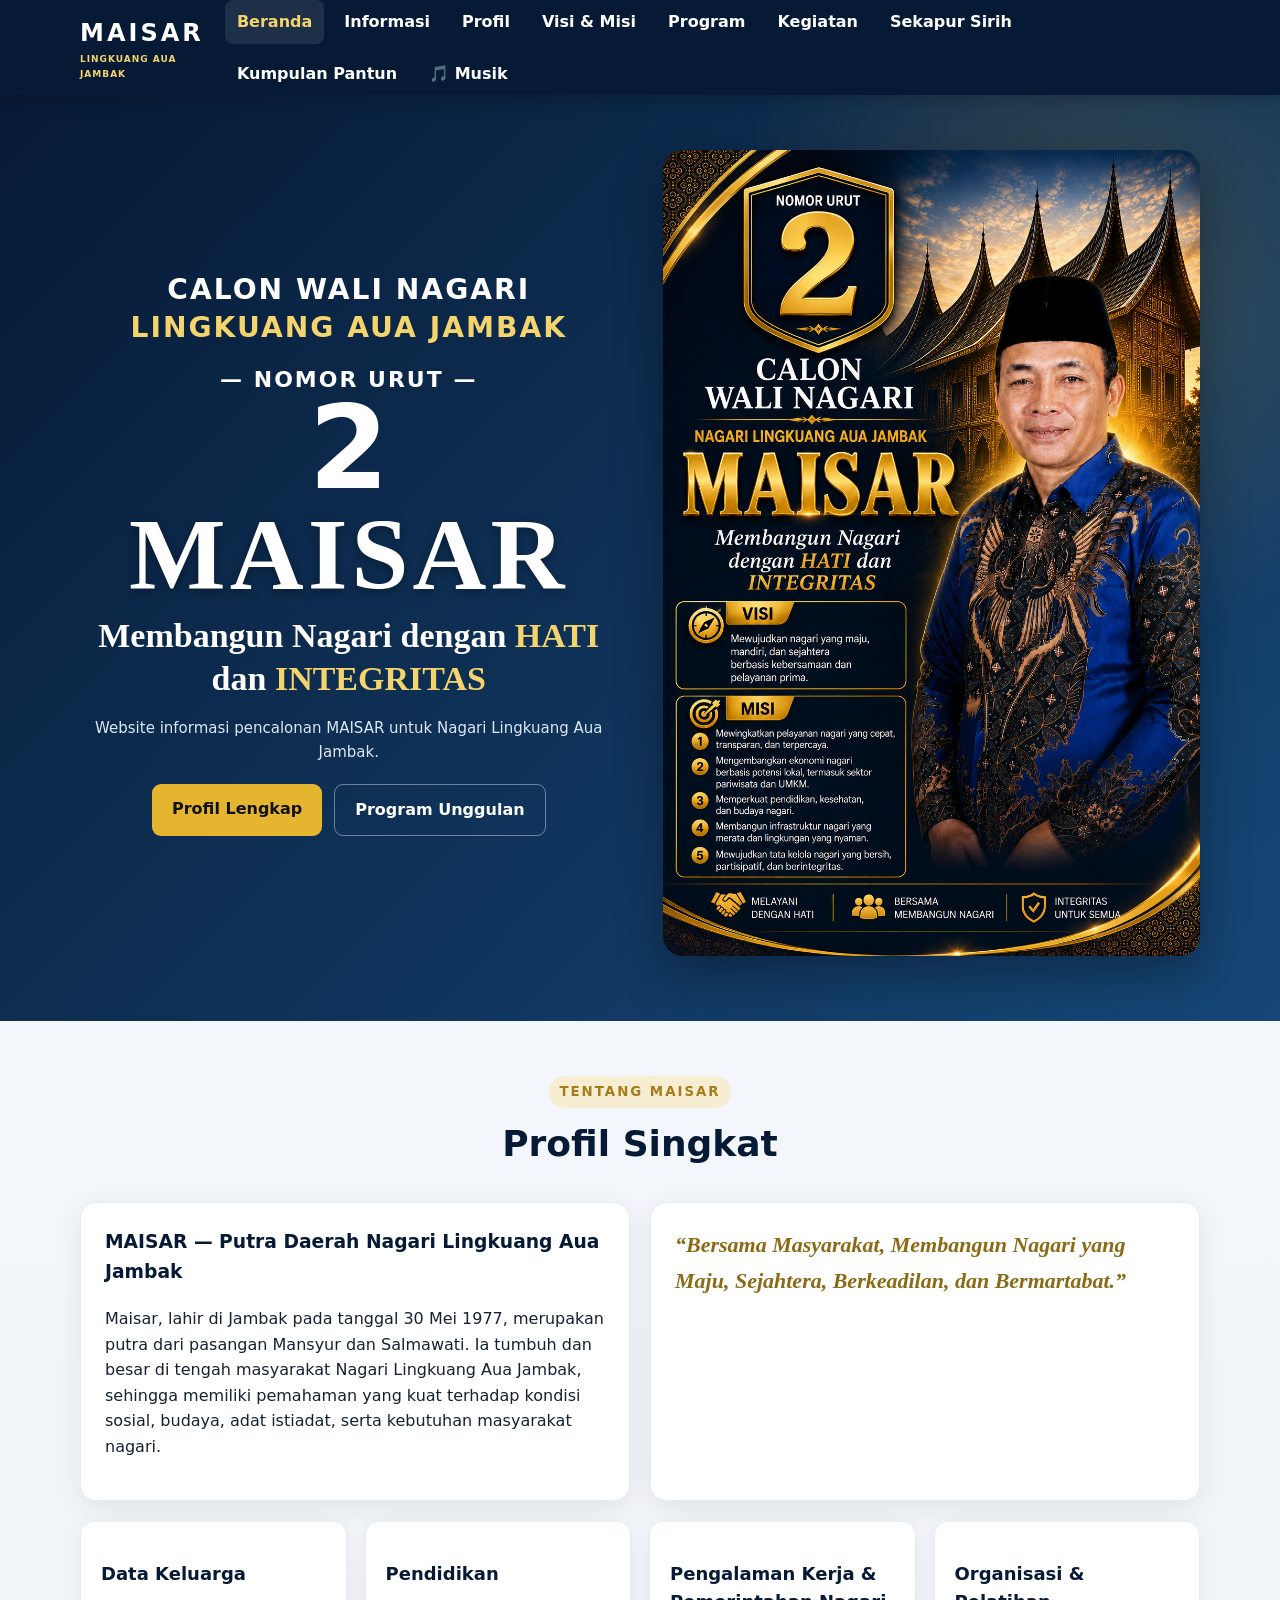
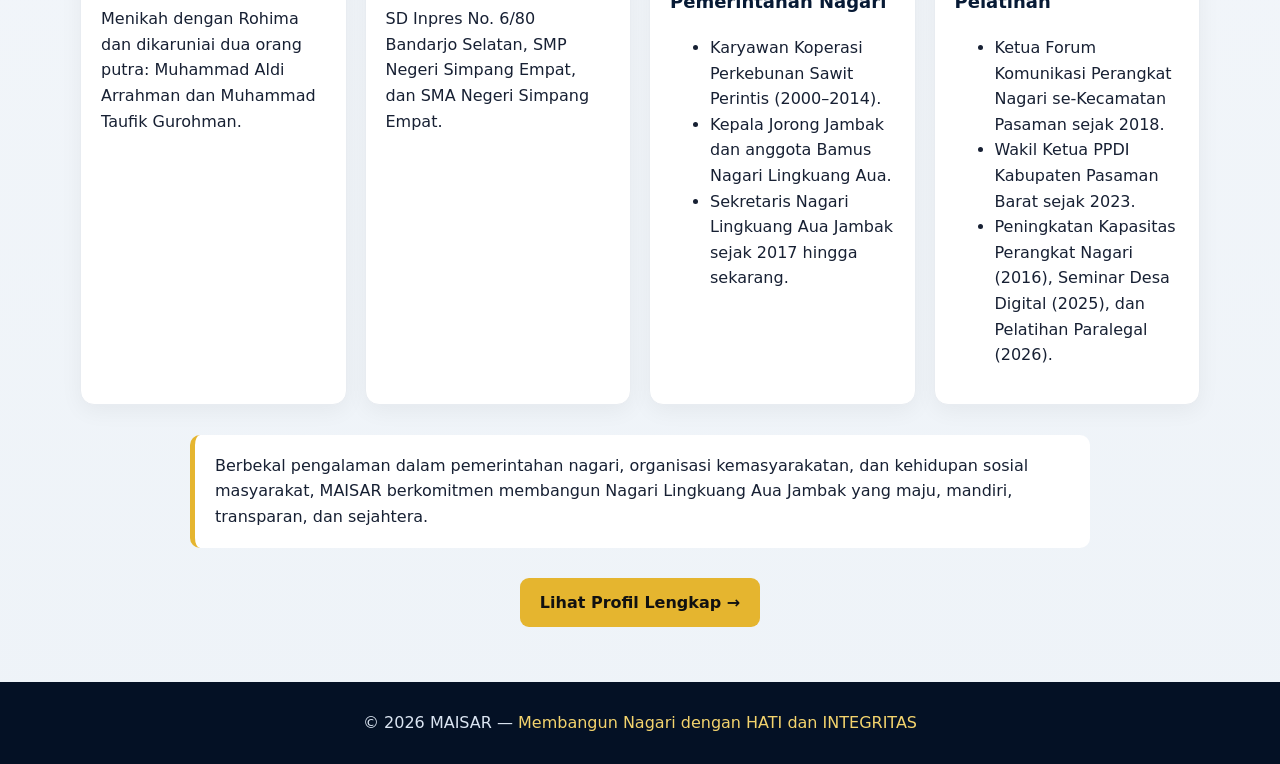
<file: index.html>
<!DOCTYPE html>
<html lang="id">

<head>

<meta charset="UTF-8">
<meta name="viewport" content="width=device-width, initial-scale=1.0">

<title>MAISAR - Calon Wali Nagari Lingkuang Aua Jambak</title>

<style>

:root{
  --navy:#071a35;
  --gold:#e7b52f;
  --soft:#f5f7fa;
  --ink:#172033;
  --muted:#667085;
}

*{
  box-sizing:border-box;
}

html{
  scroll-behavior:smooth;
}

body{
  margin:0;
  font-family:Arial,Helvetica,sans-serif;
  background:linear-gradient(180deg,#f7f9fc,#eef3f8);
  color:var(--ink);
  line-height:1.6;
}

a{
  text-decoration:none;
  color:inherit;
}

.container{
  width:min(1120px,92%);
  margin:auto;
}


/* =================================
   HEADER
   ================================= */

header{
  background:var(--navy);
  color:#fff;
  position:sticky;
  top:0;
  z-index:100;
  box-shadow:0 4px 18px #0003;
}

.nav{
  min-height:70px;
  display:flex;
  align-items:center;
  justify-content:space-between;
  gap:15px;
}

.logo{
  font-size:24px;
  font-weight:900;
  letter-spacing:3px;
}

.logo small{
  display:block;
  font-size:9px;
  color:#f4d46d;
  letter-spacing:1px;
}

.menu{
  display:flex;
  gap:8px;
  flex-wrap:wrap;
}

.menu a{
  padding:9px 12px;
  border-radius:8px;
  font-weight:700;
  transition:.2s;
}

/* BERANDA AKTIF */
.menu a:hover,
.menu a.active{
  background:#ffffff18;
  color:#f4d46d;
}


/* =================================
   HERO
   ================================= */

.hero{
  position:relative;
  overflow:hidden;
  color:#fff;
  padding:55px 0 65px;

  background:
    radial-gradient(
      circle at 85% 20%,
      rgba(229,181,47,.20),
      transparent 28%
    ),
    linear-gradient(135deg,#071a35,#164777);
}

.hero-grid{
  display:grid;
  grid-template-columns:1fr 1fr;
  align-items:center;
  gap:45px;
}

.hero-identity{
  font-size:clamp(18px,2.2vw,30px);
  font-weight:800;
  letter-spacing:2px;
  line-height:1.35;
  text-align:center;
}

.hero-identity b{
  color:#f4d46d;
}


/* =================================
   NOMOR URUT
   ================================= */

.hero-number{
  text-align:center;
  margin:15px 0 5px;
}

.hero-number span{
  display:block;
  font-size:clamp(15px,1.8vw,22px);
  font-weight:800;
  letter-spacing:2px;
  margin-bottom:3px;
}

.hero-number strong{
  display:block;
  font-size:clamp(75px,9vw,125px);
  line-height:.85;
  font-weight:900;
  color:#fff;
}


/* =================================
   NAMA MAISAR
   ================================= */

.hero h1{
  font-family:Georgia,'Times New Roman',serif;
  font-size:clamp(62px,8vw,104px);
  line-height:.95;
  margin:8px 0 12px;
  letter-spacing:4px;
  color:#fff;
  text-align:center;
  text-shadow:0 3px 10px #0005;
}

.hero h2{
  font-family:Georgia,'Times New Roman',serif;
  font-size:clamp(22px,2.7vw,34px);
  margin:7px 0 16px;
  line-height:1.25;
  text-align:center;
}

.hero h2 b{
  color:#f4d46d;
}

.hero p{
  max-width:570px;
  margin:0 auto;
  font-size:15px;
  text-align:center;
  color:#dce7f5;
}


/* =================================
   FOTO HERO
   ================================= */

.hero-photo{
  max-width:610px;
  width:100%;
  justify-self:end;
}

.hero-photo img{
  width:100%;
  display:block;
  border-radius:20px;
  box-shadow:0 18px 50px #0005;
}


/* =================================
   BUTTON
   ================================= */

.actions{
  display:flex;
  justify-content:center;
  gap:12px;
  flex-wrap:wrap;
  margin-top:20px;
}

.btn{
  display:inline-block;
  padding:12px 20px;
  border-radius:9px;
  font-weight:900;
  transition:.2s;
}

.btn:hover{
  transform:translateY(-2px);
}

.btn.gold{
  background:var(--gold);
  color:#111;
}

.btn.outline{
  border:1px solid #ffffff66;
  color:#fff;
}

.btn.outline:hover{
  background:#ffffff15;
}


/* =================================
   SECTION
   ================================= */

section:not(.hero){
  padding:55px 0;
}

.title{
  text-align:center;
  margin:0 0 30px;
}

.title small{
  display:inline-block;
  padding:5px 10px;
  border-radius:99px;
  background:#f6edd2;
  color:#a77b16;
  font-weight:900;
  letter-spacing:2px;
}

.title h2{
  font-size:36px;
  color:var(--navy);
  margin:7px 0;
}


/* =================================
   CARD
   ================================= */

.grid2{
  display:grid;
  grid-template-columns:repeat(2,1fr);
  gap:20px;
}

.card{
  background:#fff;
  border:1px solid #e8ecf1;
  border-radius:16px;
  padding:24px;
  box-shadow:0 8px 28px #00000012;
}

.card h3{
  color:var(--navy);
  margin-top:0;
}

.quote{
  font-family:Georgia,'Times New Roman',serif;
  font-size:22px;
  font-style:italic;
  font-weight:700;
  color:#8b6915;
}


/* =================================
   PROFIL
   ================================= */

.profile-grid{
  display:grid;
  grid-template-columns:repeat(4,1fr);
  gap:18px;
  margin-top:20px;
}

.profile-card{
  background:#fff;
  border:1px solid #e8ecf1;
  border-radius:14px;
  padding:20px;
  box-shadow:0 6px 22px #0000000d;
}

.profile-card h3{
  color:var(--navy);
  font-size:18px;
}


/* =================================
   NOTE
   ================================= */

.note{
  background:#fff;
  border-left:5px solid var(--gold);
  padding:18px 20px;
  border-radius:10px;
  margin:30px auto;
  max-width:900px;
}


/* =================================
   FOOTER
   ================================= */

footer{
  background:#041125;
  color:#dbe5f2;
  text-align:center;
  padding:28px;
}

.gold-text{
  color:#f4d46d;
}


/* =================================
   TABLET
   ================================= */

@media(max-width:900px){

  .hero-grid{
    grid-template-columns:1fr;
  }

  .hero-photo{
    justify-self:center;
    max-width:600px;
  }

  .profile-grid{
    grid-template-columns:1fr 1fr;
  }

}


/* =================================
   HP
   ================================= */

@media(max-width:700px){

  /* MENU HP: tetap terlihat dan bisa digeser ke samping */
  .nav{
    align-items:center;
    gap:8px;
  }

  .menu{
    display:flex;
    flex:1;
    min-width:0;
    gap:4px;
    flex-wrap:nowrap;
    overflow-x:auto;
    overflow-y:hidden;
    white-space:nowrap;
    padding:4px 0;
    scrollbar-width:none;
  }

  .menu::-webkit-scrollbar{
    display:none;
  }

  .menu a{
    flex:0 0 auto;
    padding:7px 9px;
    font-size:12px;
    border-radius:7px;
  }

  .hero{
    padding:42px 0 50px;
  }

  .hero-grid{
    gap:25px;
  }

  .hero-identity{
    font-size:17px;
    letter-spacing:1.6px;
  }

  .hero-number span{
    font-size:15px;
  }

  .hero-number strong{
    font-size:88px;
  }

  .hero h1{
    font-size:64px;
  }

  .hero h2{
    font-size:22px;
  }

  .grid2{
    grid-template-columns:1fr;
  }

  .profile-grid{
    grid-template-columns:1fr;
  }

}


/* =================================
   PERBAIKAN RESPONSIVE HP - V8
   ================================= */
@media (max-width:700px){

  body{
    overflow-x:hidden;
  }

  .container{
    width:92%;
  }

  header{
    position:sticky;
  }

  .nav{
    min-height:62px;
  }

  .logo{
    font-size:21px;
    letter-spacing:2.5px;
  }

  .logo small{
    font-size:8px;
    letter-spacing:.8px;
  }

  /* HERO HP */
  .hero{
    padding:30px 0 34px;
  }

  .hero-grid{
    display:flex;
    flex-direction:column;
    gap:25px;
  }

  .hero-grid > div:first-child{
    width:100%;
  }

  .hero-identity{
    font-size:15px;
    line-height:1.4;
    letter-spacing:1.2px;
  }

  .hero-number{
    margin:12px 0 4px;
  }

  .hero-number span{
    font-size:13px;
    letter-spacing:1.5px;
    margin-bottom:7px;
  }

  .hero-number strong{
    font-size:72px;
    line-height:.82;
  }

  .hero h1{
    font-size:clamp(48px,15vw,62px);
    line-height:.95;
    letter-spacing:3px;
    margin:12px 0 14px;
  }

  .hero h2{
    font-size:19px;
    line-height:1.3;
    margin:0 auto 14px;
    max-width:340px;
  }

  .hero p{
    font-size:14px;
    line-height:1.55;
    padding:0 8px;
    max-width:360px;
  }

  .actions{
    width:100%;
    gap:10px;
    margin-top:18px;
  }

  .btn{
    padding:12px 14px;
    font-size:15px;
    text-align:center;
  }

  .actions .btn{
    flex:1 1 0;
    min-width:0;
  }

  /* FOTO: tampil lebih rapi, tidak terlalu tinggi */
  .hero-photo{
    width:100%;
    max-width:100%;
    justify-self:center;
  }

  .hero-photo img{
    width:100%;
    height:auto;
    aspect-ratio:auto;
    object-fit:contain;
    border-radius:16px;
    box-shadow:0 12px 30px #0005;
  }

  /* SECTION HP */
  section:not(.hero){
    padding:38px 0;
  }

  .title{
    margin-bottom:22px;
  }

  .title h2{
    font-size:28px;
  }

  .title small{
    font-size:11px;
    letter-spacing:1.5px;
  }

  .grid2{
    gap:14px;
  }

  .card,
  .profile-card{
    padding:18px;
    border-radius:14px;
  }

  .card h3,
  .profile-card h3{
    font-size:17px;
    line-height:1.4;
  }

  .card p,
  .profile-card p,
  .profile-card li{
    font-size:14px;
    line-height:1.55;
  }

  .quote{
    font-size:19px;
  }

  .note{
    margin:22px auto;
    padding:15px 16px;
    font-size:14px;
  }

  footer{
    padding:22px 15px;
    font-size:13px;
  }
}

/* HP kecil */
@media (max-width:380px){
  .hero{
    padding-top:26px;
  }

  .hero-identity{
    font-size:14px;
  }

  .hero-number strong{
    font-size:66px;
  }

  .hero h1{
    font-size:46px;
    letter-spacing:2px;
  }

  .hero h2{
    font-size:18px;
  }

  .actions{
    flex-direction:column;
  }

  .actions .btn{
    width:100%;
  }
}


/* NAVIGASI MENU FINAL - semua halaman, termasuk HP */
@media(max-width:720px){
  .menu{
    display:flex !important;
    flex:1 1 auto;
    min-width:0;
    width:100%;
    max-width:100%;
    gap:4px;
    flex-wrap:nowrap !important;
    overflow-x:auto !important;
    overflow-y:hidden;
    white-space:nowrap;
    padding:4px 0;
    scrollbar-width:none;
    -webkit-overflow-scrolling:touch;
  }
  .menu::-webkit-scrollbar{display:none}
  .menu a{
    flex:0 0 auto;
    white-space:nowrap;
    font-size:12px;
    padding:7px 9px;
  }
}

</style>

<link rel="stylesheet" href="site.css">


<style>

/* =========================================================
   PERBAIKAN NAVIGASI HP
   ========================================================= */
@media (max-width:720px){
  header{overflow:hidden}
  header .wrap.nav{
    width:100%;
    min-height:auto;
    padding:12px 14px 8px;
    display:flex;
    flex-direction:column;
    align-items:flex-start;
    justify-content:flex-start;
    gap:8px;
  }

  .brand{flex:0 0 auto;line-height:1.05}

  .menu,.site-links{
    width:100%;
    max-width:100%;
    display:flex !important;
    flex-wrap:nowrap !important;
    align-items:center;
    justify-content:flex-start;
    gap:3px;
    overflow-x:auto !important;
    overflow-y:hidden !important;
    white-space:nowrap;
    padding:3px 0 7px;
    scrollbar-width:none !important;
    -ms-overflow-style:none !important;
    -webkit-overflow-scrolling:touch;
  }

  .menu::-webkit-scrollbar,
  .site-links::-webkit-scrollbar{
    display:none !important;
    width:0 !important;
    height:0 !important;
  }

  .menu a,.site-links a{
    position:relative !important;
    flex:0 0 auto !important;
    display:block;
    white-space:nowrap !important;
    padding:9px 11px 10px !important;
    border-radius:9px;
    font-size:12px;
    font-weight:800;
  }

  .menu a.active,.site-links a.active{
    color:#f6d879 !important;
    background:rgba(255,255,255,.10) !important;
    font-weight:900 !important;
  }

  .menu a.active::after,.site-links a.active::after{
    content:"" !important;
    position:absolute !important;
    left:9px !important;
    right:9px !important;
    bottom:2px !important;
    height:3px !important;
    width:auto !important;
    background:#f6d879 !important;
    border-radius:4px !important;
    display:block !important;
    opacity:1 !important;
    visibility:visible !important;
  }

  .menu a:not(.active)::after,
  .site-links a:not(.active)::after{
    content:none !important;
  }
}

</style>
</head>


<body>


<!-- =================================
     HEADER / MENU
     ================================= -->

<header>

<div class="container nav">

<a class="logo" href="index.html" class="active">
MAISAR
<small>LINGKUANG AUA JAMBAK</small>
</a>

<nav class="menu" aria-label="Navigasi utama">
<a class="active" href="index.html">Beranda</a>
      <a href="informasi.html">Informasi</a>
<a href="profil.html">Profil</a>
<a href="visi-misi.html">Visi &amp; Misi</a>
<a href="program.html">Program</a>
<a href="kegiatan.html">Kegiatan</a>
<a href="sekapur-sirih.html">Sekapur Sirih</a>
<a href="kumpulan-pantun.html">Kumpulan Pantun</a>
<a href="musik.html">🎵 Musik</a>
      
</nav>

</div>

</header>


<!-- =================================
     BERANDA / HERO
     ================================= -->

<section class="hero" id="beranda">

<div class="container hero-grid">


<div>


<div class="hero-identity">

CALON WALI NAGARI

<br>

<b>
LINGKUANG AUA JAMBAK
</b>

</div>


<div class="hero-number">

<span>
— NOMOR URUT —
</span>

<strong>
2
</strong>

</div>


<h1>
MAISAR
</h1>


<h2>

Membangun Nagari dengan

<b>
HATI
</b>

dan

<b>
INTEGRITAS
</b>

</h2>


<p>
Website informasi pencalonan MAISAR
untuk Nagari Lingkuang Aua Jambak.
</p>


<div class="actions">

<a class="btn gold" href="profil.html">
Profil Lengkap
</a>

<a class="btn outline" href="program.html">
Program Unggulan
</a>

</div>


</div>


<div class="hero-photo">

<img
src="assets/visi-misi-poster.png"
alt="Poster MAISAR - Nomor Urut 2, Calon Wali Nagari Lingkuang Aua Jambak"
>

</div>


</div>

</section>


<!-- =================================
     PROFIL SINGKAT
     ================================= -->

<section id="profil">

<div class="container">

<div class="title">

<small>
TENTANG MAISAR
</small>

<h2>
Profil Singkat
</h2>

</div>


<div class="grid2">


<div class="card">

<h3>
MAISAR — Putra Daerah Nagari Lingkuang Aua Jambak
</h3>

<p>
Maisar, lahir di Jambak pada tanggal 30 Mei 1977,
merupakan putra dari pasangan Mansyur dan Salmawati.
Ia tumbuh dan besar di tengah masyarakat Nagari
Lingkuang Aua Jambak, sehingga memiliki pemahaman
yang kuat terhadap kondisi sosial, budaya, adat istiadat,
serta kebutuhan masyarakat nagari.
</p>

</div>


<div class="card">

<div class="quote">

“Bersama Masyarakat, Membangun Nagari yang Maju,
Sejahtera, Berkeadilan, dan Bermartabat.”

</div>

</div>


</div>


<div class="profile-grid">


<div class="profile-card">

<h3>
Data Keluarga
</h3>

<p>
Menikah dengan Rohima dan dikaruniai dua orang putra:
Muhammad Aldi Arrahman dan Muhammad Taufik Gurohman.
</p>

</div>


<div class="profile-card">

<h3>
Pendidikan
</h3>

<p>
SD Inpres No. 6/80 Bandarjo Selatan,
SMP Negeri Simpang Empat,
dan SMA Negeri Simpang Empat.
</p>

</div>


<div class="profile-card">

<h3>
Pengalaman Kerja &amp; Pemerintahan Nagari
</h3>

<ul>

<li>
Karyawan Koperasi Perkebunan Sawit Perintis (2000–2014).
</li>

<li>
Kepala Jorong Jambak dan anggota Bamus Nagari Lingkuang Aua.
</li>

<li>
Sekretaris Nagari Lingkuang Aua Jambak sejak 2017 hingga sekarang.
</li>

</ul>

</div>


<div class="profile-card">

<h3>
Organisasi &amp; Pelatihan
</h3>

<ul>

<li>
Ketua Forum Komunikasi Perangkat Nagari
se-Kecamatan Pasaman sejak 2018.
</li>

<li>
Wakil Ketua PPDI Kabupaten Pasaman Barat sejak 2023.
</li>

<li>
Peningkatan Kapasitas Perangkat Nagari (2016),
Seminar Desa Digital (2025),
dan Pelatihan Paralegal (2026).
</li>

</ul>

</div>


</div>


<div class="note">

Berbekal pengalaman dalam pemerintahan nagari,
organisasi kemasyarakatan, dan kehidupan sosial masyarakat,
MAISAR berkomitmen membangun Nagari Lingkuang Aua Jambak
yang maju, mandiri, transparan, dan sejahtera.

</div>


<div class="actions">

<a class="btn gold" href="profil.html">

Lihat Profil Lengkap →

</a>

</div>


</div>

</section>


<!-- =================================
     FOOTER
     ================================= -->

<footer>

© 2026 MAISAR —

<span class="gold-text">
Membangun Nagari dengan HATI dan INTEGRITAS
</span>

</footer>


<script>
(function(){
  const current=(location.pathname.split('/').pop()||'index.html').toLowerCase();
  document.querySelectorAll('.menu a[href]').forEach(function(a){
    const raw=a.getAttribute('href')||'';
    const file=raw.split('#')[0].split('?')[0].split('/').pop().toLowerCase()||'index.html';
    if(file===current){
      a.classList.add('active');
      a.setAttribute('aria-current','page');
      setTimeout(function(){try{a.scrollIntoView({behavior:'auto',block:'nearest',inline:'center'});}catch(e){}},30);
    } else { a.classList.remove('active'); a.removeAttribute('aria-current'); }
    a.removeAttribute('target');
    a.removeAttribute('rel');
    a.addEventListener('click',function(e){
      if(e.ctrlKey||e.metaKey||e.shiftKey||e.altKey) return;
      if(!raw || raw.charAt(0)==='#') return;
      e.preventDefault();
      // Ganti halaman menu tanpa menambah riwayat browser.
      window.location.replace(a.href);
    });
  });
})();
</script>
</body>
</html>
</file>
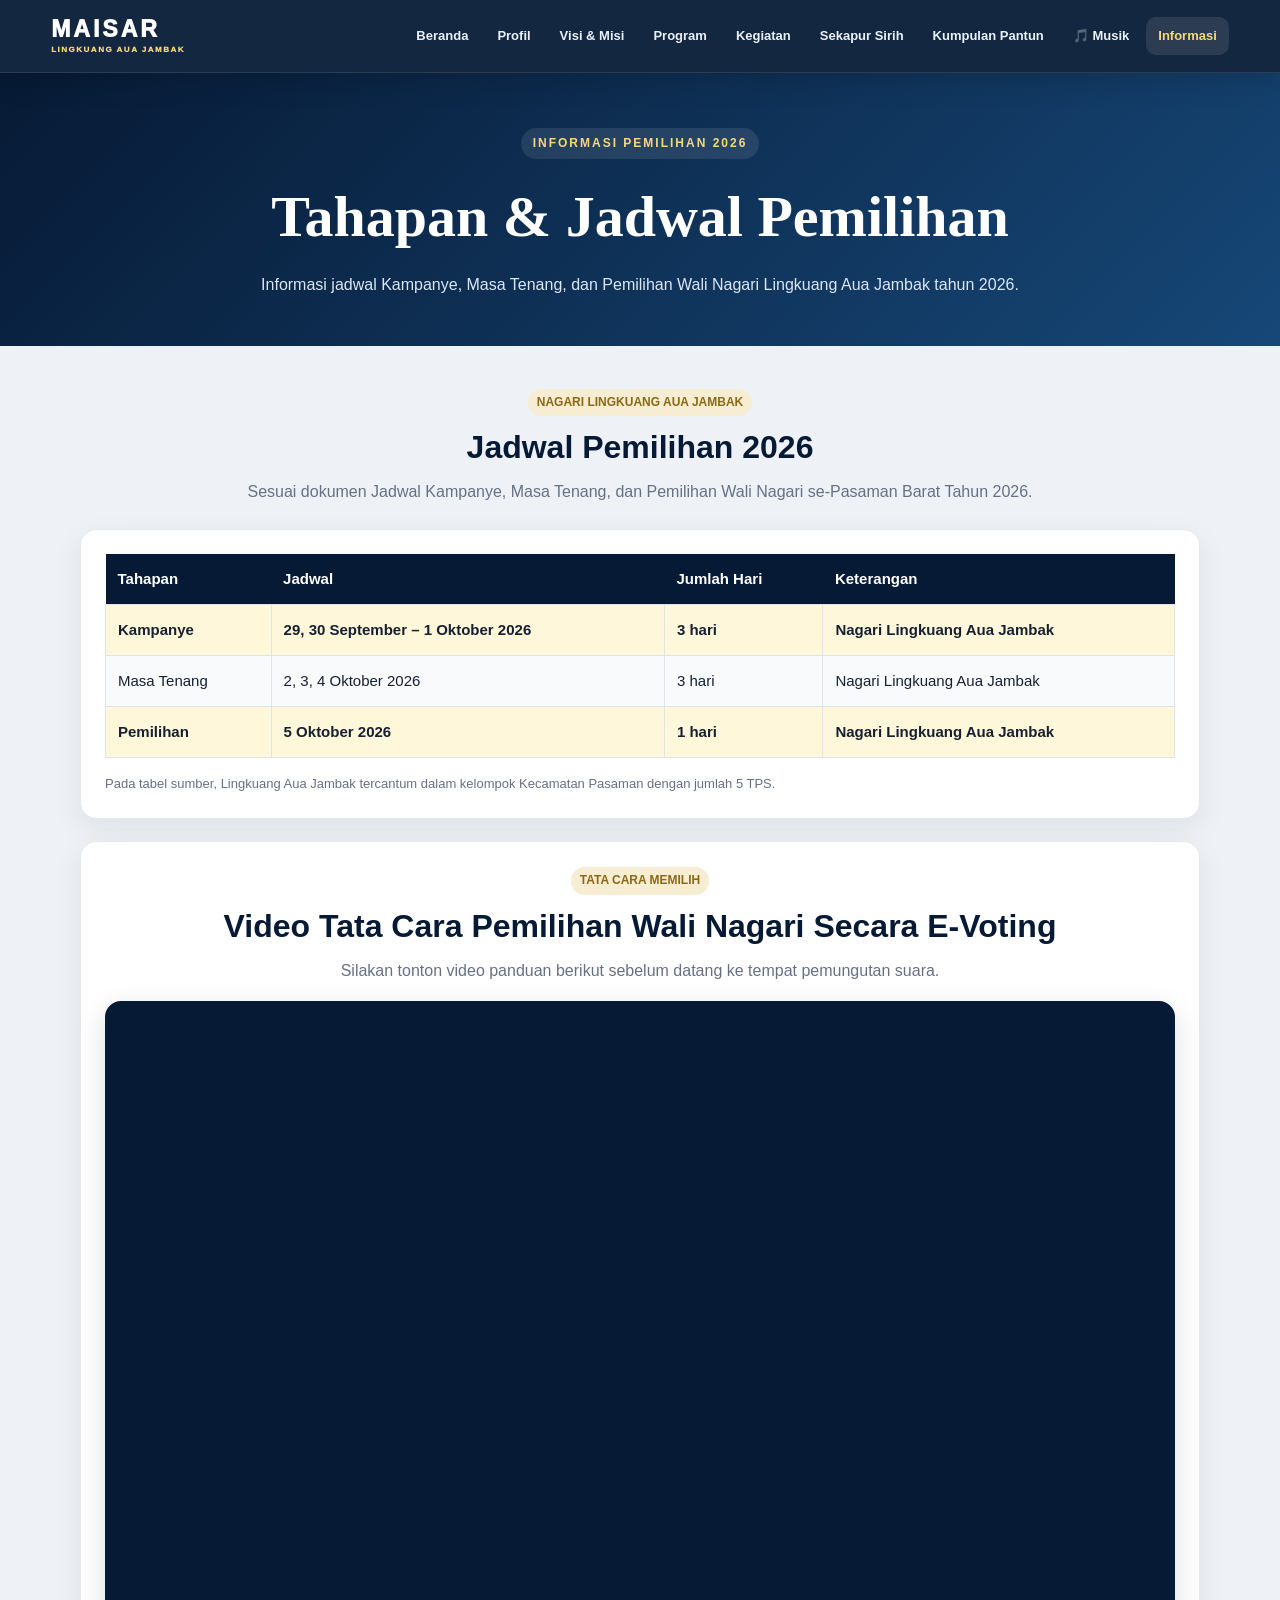
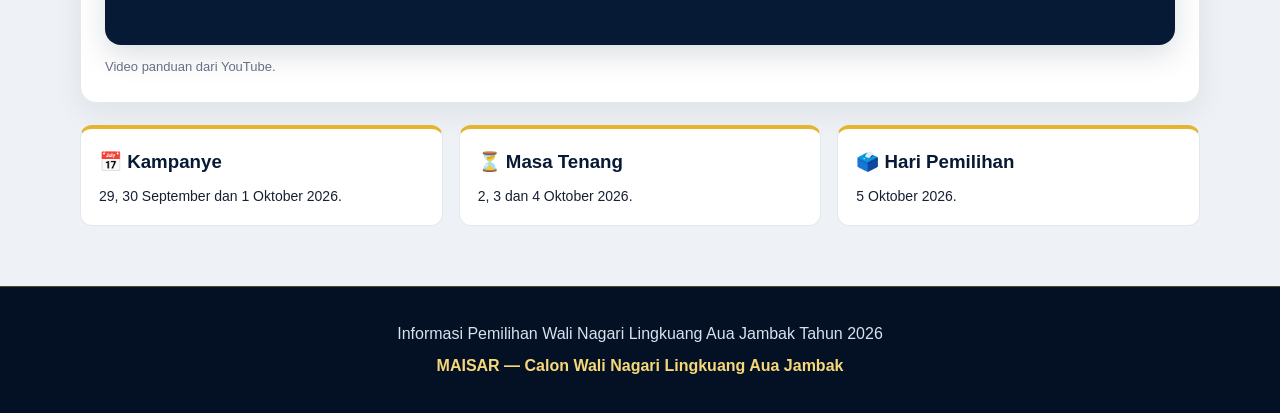
<file: informasi.html>
<!DOCTYPE html>
<html lang="id">
<head>
<meta charset="UTF-8">
<meta name="viewport" content="width=device-width,initial-scale=1">
<title>Informasi Pemilihan Wali Nagari Lingkuang Aua Jambak 2026</title>
<link rel="stylesheet" href="site.css">
<style>
:root{--navy:#071a35;--gold:#e5b52f;--gold2:#f6d879;--ink:#172033}
*{box-sizing:border-box}body{margin:0;background:#eef2f6;color:var(--ink);font-family:Inter,Arial,sans-serif;line-height:1.6}.wrap{width:min(1120px,92%);margin:auto}
.hero-info{background:linear-gradient(135deg,#071a35,#164777);color:#fff;padding:55px 0 48px;text-align:center}.hero-info .label{display:inline-block;background:#ffffff18;color:var(--gold2);padding:6px 12px;border-radius:999px;font-weight:900;letter-spacing:2px;font-size:12px}.hero-info h1{font-family:Georgia,serif;font-size:clamp(32px,5vw,58px);margin:12px 0 8px;color:#fff}.hero-info p{max-width:760px;margin:auto;color:#dce7f5;font-size:16px}
main{padding:42px 0 60px}.section-title{text-align:center;margin-bottom:24px}.section-title h2{margin:6px 0;color:var(--navy);font-size:32px}.section-title p{margin:0;color:#667085}.card{background:#fff;border:1px solid #e3e8ef;border-radius:16px;box-shadow:0 10px 30px #071a3512;padding:24px;margin-bottom:22px}
.schedule{width:100%;border-collapse:collapse;font-size:15px}.schedule th{background:var(--navy);color:#fff;padding:13px 12px;text-align:left}.schedule td{border:1px solid #dfe4eb;padding:13px 12px;vertical-align:top}.schedule tr:nth-child(even) td{background:#f8fafc}.schedule .highlight td{background:#fff7d9;font-weight:800}.badge{display:inline-block;background:#f6edd2;color:#8b6915;border-radius:999px;padding:4px 9px;font-size:12px;font-weight:900}
.video-wrap{background:#071a35;border-radius:16px;padding:12px;box-shadow:0 10px 30px #071a3525}.video-wrap video{width:100%;display:block;border-radius:10px;background:#000;max-height:620px}.video-note{margin-top:12px;font-size:13px;color:#667085}.source-note{font-size:13px;color:#667085;margin-top:16px}.info-grid{display:grid;grid-template-columns:repeat(3,1fr);gap:16px}.info-box{border:1px solid #e3e8ef;border-top:4px solid var(--gold);border-radius:12px;padding:18px;background:#fff}.info-box h3{margin:0 0 8px;color:var(--navy)}.info-box p{margin:0;font-size:14px}
@media(max-width:760px){.hero-info{padding:38px 0 34px}.hero-info h1{font-size:34px}.hero-info p{font-size:14px}.schedule{font-size:13px}.schedule th,.schedule td{padding:10px 8px}.info-grid{grid-template-columns:1fr}.card{padding:16px}}
</style>
</head>
<body>
<header class="site-nav"><div class="nav-inner"><a class="site-brand" href="index.html">MAISAR<small>LINGKUANG AUA JAMBAK</small></a><nav class="site-links" aria-label="Navigasi utama"><a href="index.html">Beranda</a><a href="profil.html">Profil</a><a href="visi-misi.html">Visi &amp; Misi</a><a href="program.html">Program</a><a href="kegiatan.html">Kegiatan</a><a href="sekapur-sirih.html">Sekapur Sirih</a><a href="kumpulan-pantun.html">Kumpulan Pantun</a><a href="musik.html">🎵 Musik</a><a href="informasi.html" class="active">Informasi</a></nav></div></header>
<section class="hero-info"><div class="wrap"><span class="label">INFORMASI PEMILIHAN 2026</span><h1>Tahapan &amp; Jadwal Pemilihan</h1><p>Informasi jadwal Kampanye, Masa Tenang, dan Pemilihan Wali Nagari Lingkuang Aua Jambak tahun 2026.</p></div></section>
<main class="wrap">
<div class="section-title"><span class="badge">NAGARI LINGKUANG AUA JAMBAK</span><h2>Jadwal Pemilihan 2026</h2><p>Sesuai dokumen Jadwal Kampanye, Masa Tenang, dan Pemilihan Wali Nagari se-Pasaman Barat Tahun 2026.</p></div>
<section class="card"><table class="schedule"><thead><tr><th>Tahapan</th><th>Jadwal</th><th>Jumlah Hari</th><th>Keterangan</th></tr></thead><tbody><tr class="highlight"><td>Kampanye</td><td>29, 30 September – 1 Oktober 2026</td><td>3 hari</td><td>Nagari Lingkuang Aua Jambak</td></tr><tr><td>Masa Tenang</td><td>2, 3, 4 Oktober 2026</td><td>3 hari</td><td>Nagari Lingkuang Aua Jambak</td></tr><tr class="highlight"><td>Pemilihan</td><td>5 Oktober 2026</td><td>1 hari</td><td>Nagari Lingkuang Aua Jambak</td></tr></tbody></table><div class="source-note">Pada tabel sumber, Lingkuang Aua Jambak tercantum dalam kelompok Kecamatan Pasaman dengan jumlah 5 TPS.</div></section>
<section class="card"><div class="section-title" style="margin-bottom:18px"><span class="badge">TATA CARA MEMILIH</span><h2>Video Tata Cara Pemilihan Wali Nagari Secara E-Voting</h2><p>Silakan tonton video panduan berikut sebelum datang ke tempat pemungutan suara.</p></div><div class="video-wrap"><iframe width="100%" height="620" src="https://www.youtube.com/embed/TE7j8FaJdww" title="Video Tata Cara Pemilihan Wali Nagari Secara E-Voting" frameborder="0" allow="accelerometer; autoplay; clipboard-write; encrypted-media; gyroscope; picture-in-picture; web-share" referrerpolicy="strict-origin-when-cross-origin" allowfullscreen style="display:block;width:100%;border:0;border-radius:10px;aspect-ratio:16/9;"></iframe></div><div class="video-note">Video panduan dari YouTube.</div></section>
<section class="info-grid"><div class="info-box"><h3>📅 Kampanye</h3><p>29, 30 September dan 1 Oktober 2026.</p></div><div class="info-box"><h3>⏳ Masa Tenang</h3><p>2, 3 dan 4 Oktober 2026.</p></div><div class="info-box"><h3>🗳️ Hari Pemilihan</h3><p>5 Oktober 2026.</p></div></section>
</main>
<footer class="site-footer">Informasi Pemilihan Wali Nagari Lingkuang Aua Jambak Tahun 2026<strong>MAISAR — Calon Wali Nagari Lingkuang Aua Jambak</strong></footer>
</body></html>
</file>
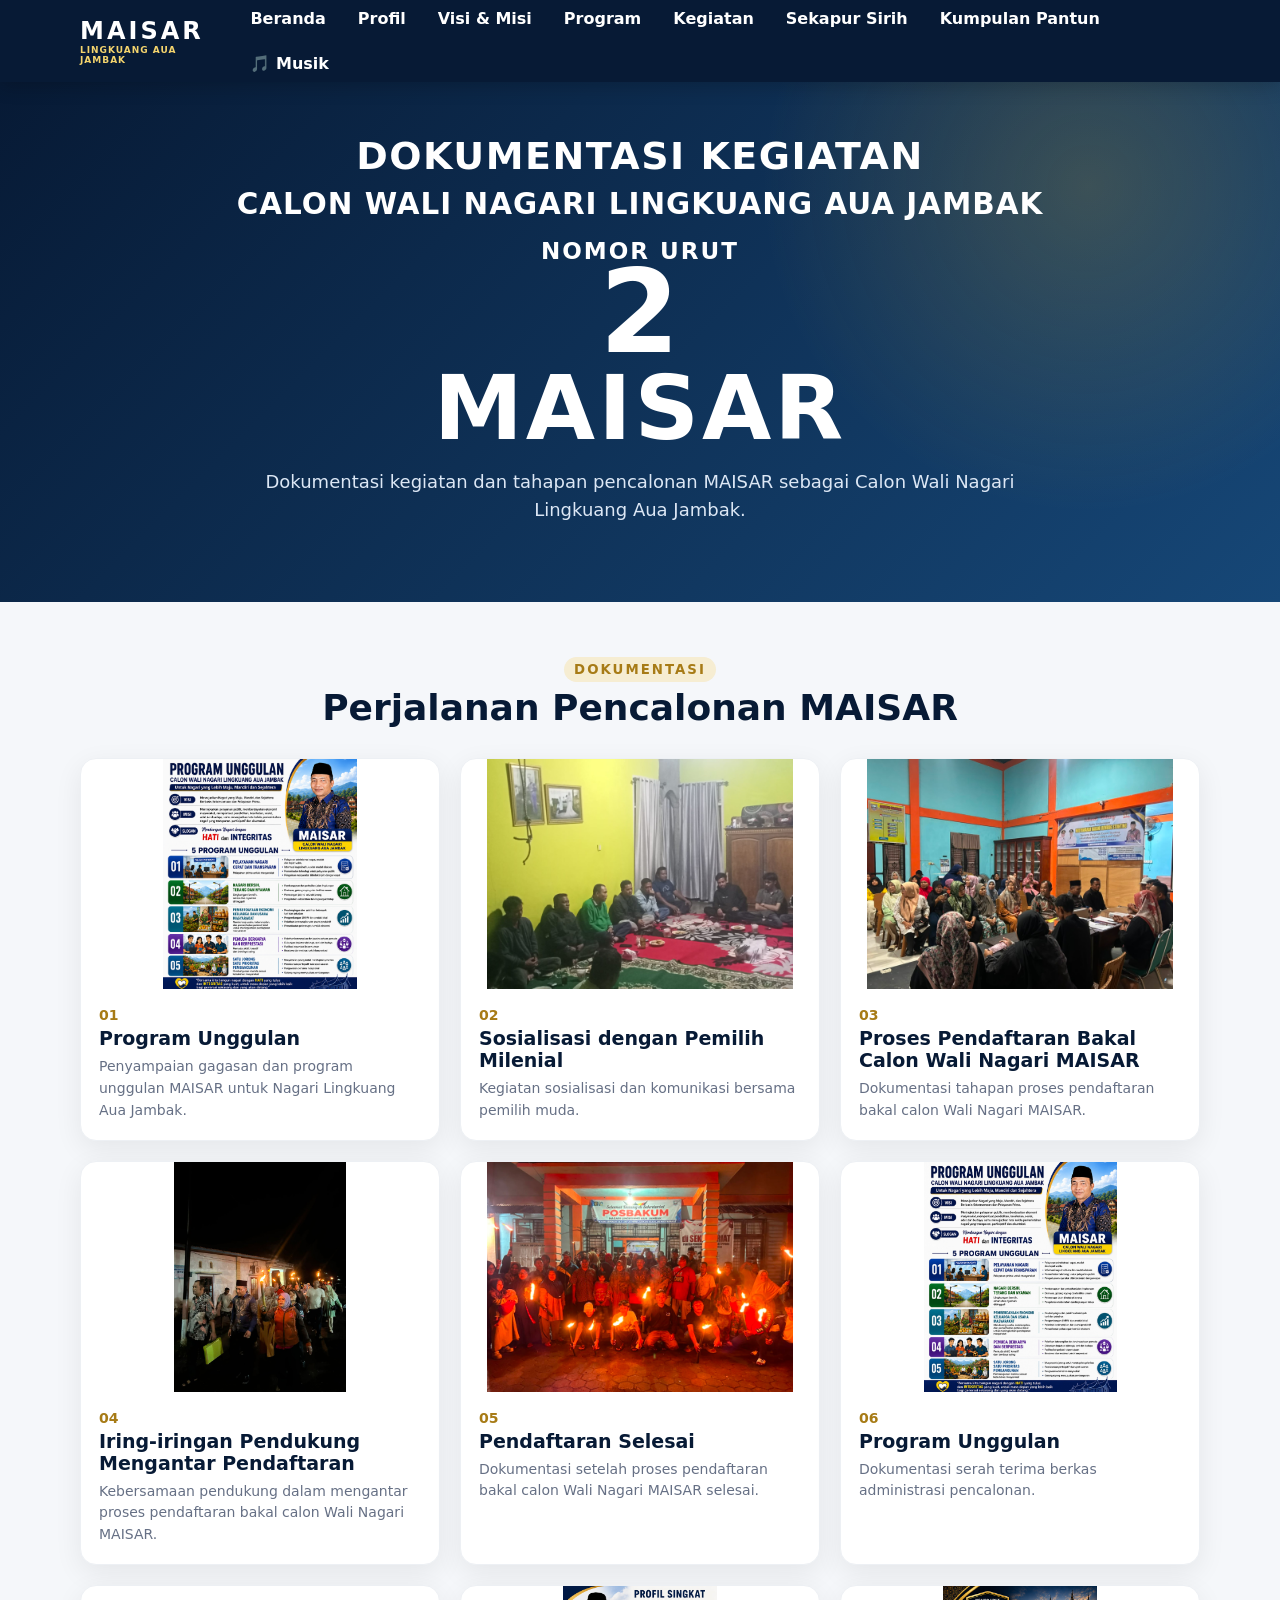
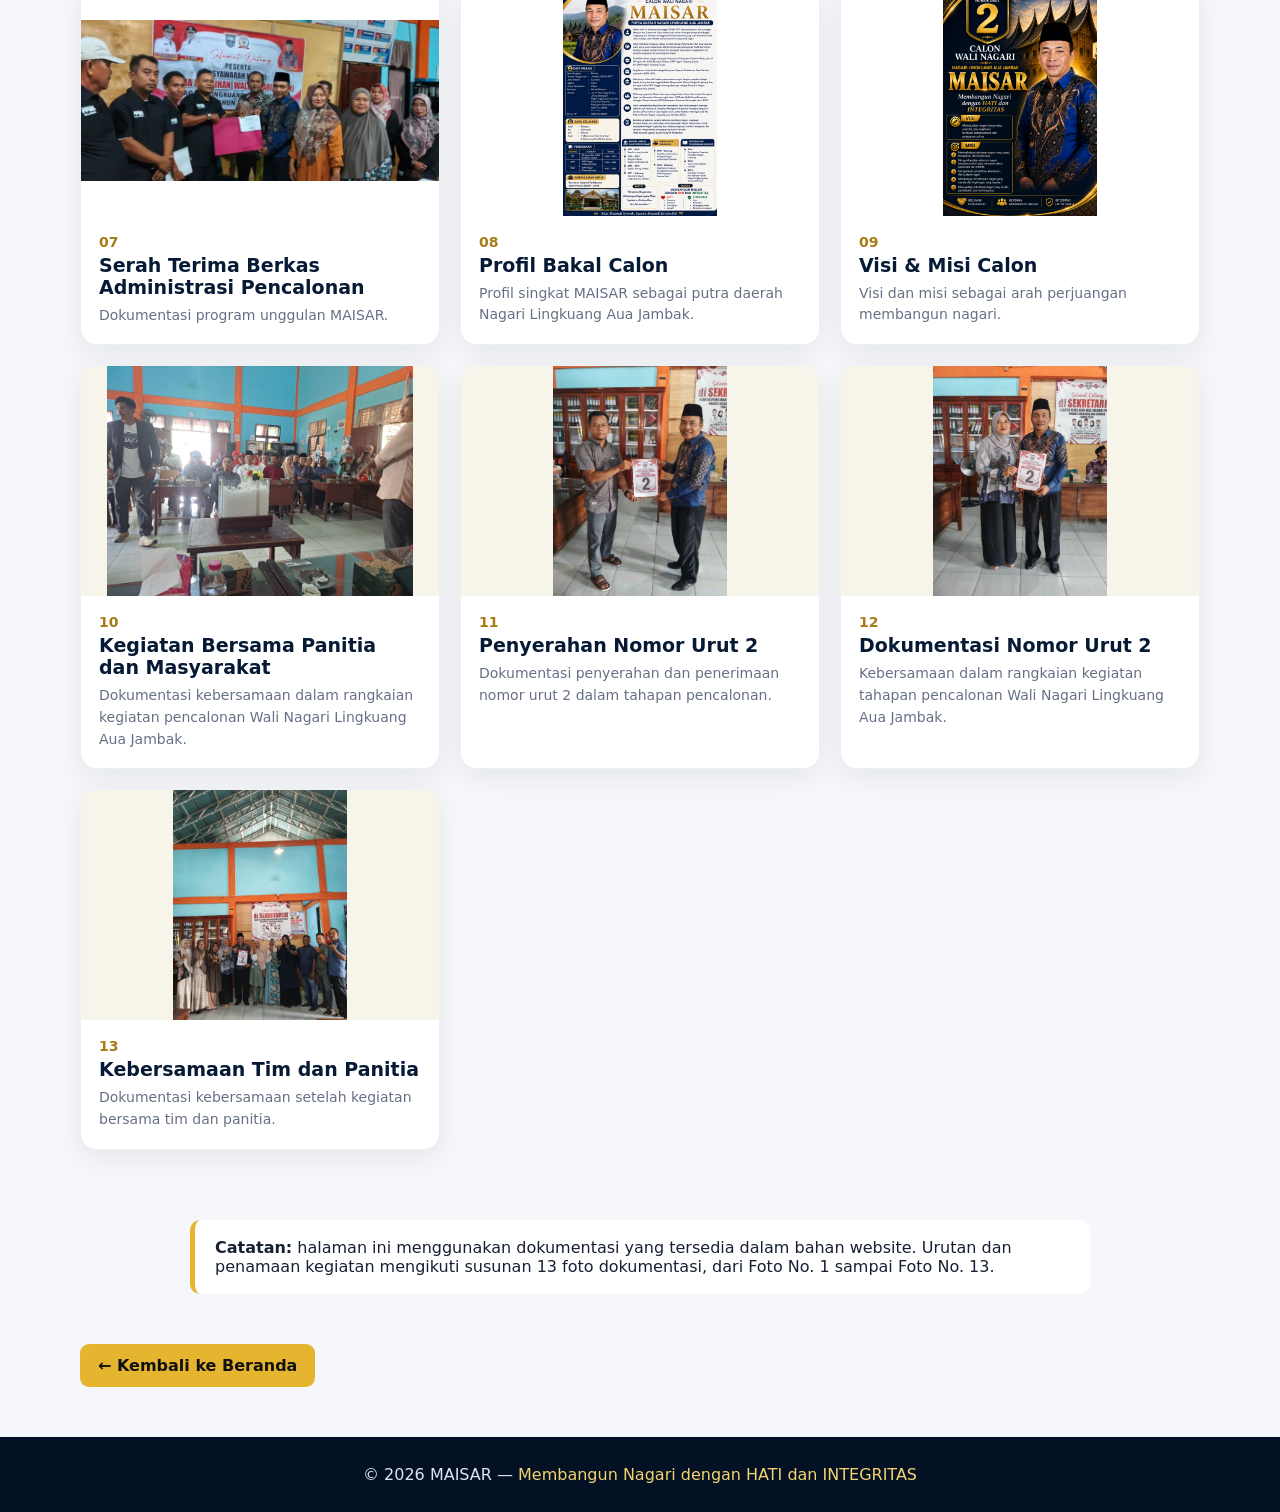
<file: kegiatan.html>
<!DOCTYPE html>
<html lang="id">
<head>
<meta charset="UTF-8">
<meta name="viewport" content="width=device-width, initial-scale=1.0">

<title>Dokumentasi Kegiatan Calon Wali Nagari Lingkuang Aua Jambak Nomor Urut 2 MAISAR</title>

<style>
:root{
  --navy:#071a35;
  --gold:#e7b52f;
  --soft:#f5f7fa;
  --ink:#172033
}

*{
  box-sizing:border-box
}

body{
  margin:0;
  font-family:Arial,Helvetica,sans-serif;
  background:var(--soft);
  color:var(--ink)
}

a{
  text-decoration:none;
  color:inherit
}

.wrap{
  width:min(1120px,92%);
  margin:auto
}

header{
  background:var(--navy);
  color:#fff;
  position:sticky;
  top:0;
  z-index:10;
  box-shadow:0 4px 18px #0003
}

.nav{
  min-height:70px;
  display:flex;
  align-items:center;
  justify-content:space-between;
  gap:15px
}

.brand{
  font-size:24px;
  font-weight:900;
  letter-spacing:3px
}

.brand small{
  display:block;
  font-size:9px;
  color:#f4d46d;
  letter-spacing:1px
}

.menu{
  display:flex;
  gap:8px;
  flex-wrap:wrap
}

.menu a{
  padding:9px 12px;
  border-radius:8px;
  font-weight:700
}

.menu a:hover{
  background:#ffffff18;
  color:#f4d46d
}


/* ==============================
   HERO
   ============================== */

.hero{
  position:relative;
  overflow:hidden;
  color:#fff;
  padding:55px 0 60px;

  background:
    radial-gradient(
      circle at 85% 20%,
      rgba(229,181,47,.20),
      transparent 28%
    ),
    linear-gradient(135deg,#071a35,#164777)
}


/* ==============================
   JUDUL / IDENTITAS
   ============================== */

.campaign-title{
  display:flex;
  flex-direction:column;
  align-items:center;
  text-align:center;
  line-height:1;
  margin:0 0 22px 0;
}

.campaign-title .doc-title{
  font-size:clamp(24px,3vw,38px);
  font-weight:800;
  letter-spacing:1.5px;
  margin-bottom:12px;
}

.campaign-title .candidate-title{
  font-size:clamp(18px,2.3vw,30px);
  font-weight:700;
  letter-spacing:1px;
  line-height:1.2;
  margin-bottom:18px;
}

.campaign-title .number-label{
  font-size:clamp(16px,1.8vw,24px);
  font-weight:800;
  letter-spacing:2px;
  margin-bottom:5px;
}

.campaign-title .number{
  font-size:clamp(72px,9vw,125px);
  font-weight:900;
  line-height:.78;
  letter-spacing:1px;
  margin-bottom:12px;
}

.campaign-title .name{
  font-size:clamp(54px,7vw,96px);
  font-weight:900;
  letter-spacing:3px;
  line-height:.85;
}


/* ==============================
   KETERANGAN HERO
   ============================== */

.hero p{
  font-size:18px;
  color:#dce7f5;
  max-width:760px;
  line-height:1.55;
  margin-left:auto;
  margin-right:auto;
  text-align:center;
}


/* ==============================
   JUDUL DOKUMENTASI
   ============================== */

.title{
  text-align:center;
  margin:55px 0 30px
}

.title h2{
  font-size:36px;
  color:var(--navy);
  margin:5px 0
}

.title small{
  display:inline-block;
  padding:5px 10px;
  border-radius:99px;
  background:#f6edd2;
  font-weight:900;
  letter-spacing:2px;
  color:#a77b16
}


/* ==============================
   GALERI
   ============================== */

.gallery{
  display:grid;
  grid-template-columns:repeat(3,1fr);
  gap:20px;
  padding-bottom:70px
}

.item{
  background:#fff;
  border-radius:16px;
  overflow:hidden;
  box-shadow:0 8px 28px #00000012;
  transition:.2s;
  border:1px solid #edf0f4
}

.item:hover{
  transform:translateY(-5px);
  box-shadow:0 18px 40px rgba(7,26,53,.14)
}

.item img{
  width:100%;
  height:230px;
  object-fit:contain;
  display:block;
  transition:.35s
}

.item:hover img{
  transform:scale(1.025)
}

.item .body{
  padding:18px
}

.num{
  color:#a77b16;
  font-weight:900;
  font-size:14px
}

.item h3{
  margin:4px 0 7px;
  color:var(--navy);
  font-size:19px
}

.item p{
  margin:0;
  color:#667085;
  font-size:14px;
  line-height:1.55
}


/* ==============================
   CATATAN
   ============================== */

.note{
  background:#fff;
  border-left:5px solid var(--gold);
  padding:18px 20px;
  border-radius:10px;
  margin:0 auto 50px;
  max-width:900px
}


/* ==============================
   TOMBOL KEMBALI
   ============================== */

.back{
  display:inline-block;
  background:var(--gold);
  color:#111;
  padding:12px 18px;
  border-radius:9px;
  font-weight:900;
  margin-bottom:50px;
  transition:.2s
}

.back:hover{
  transform:translateY(-2px)
}


/* ==============================
   FOOTER
   ============================== */

footer{
  background:#041125;
  color:#dbe5f2;
  text-align:center;
  padding:28px
}

.gold{
  color:#f4d46d
}


/* ==============================
   TABLET
   ============================== */

@media(max-width:800px){

  .gallery{
    grid-template-columns:1fr 1fr
  }

}


/* ==============================
   HP
   ============================== */

@media(max-width:560px){

  .menu{display:flex !important;}

  .gallery{
    grid-template-columns:1fr
  }

  .item img{
    height:260px
  }

  .hero{
    padding:42px 0 48px
  }

  .campaign-title .doc-title{
    font-size:24px;
  }

  .campaign-title .candidate-title{
    font-size:17px;
    max-width:95%;
    line-height:1.25;
  }

  .campaign-title .number-label{
    font-size:15px;
    letter-spacing:1.5px;
  }

  .campaign-title .number{
    font-size:78px;
  }

  .campaign-title .name{
    font-size:58px;
    letter-spacing:2px;
  }

  .hero p{
    font-size:16px;
  }

}


/* NAVIGASI MENU FINAL - semua halaman, termasuk HP */
@media(max-width:720px){
  .menu{
    display:flex !important;
    flex:1 1 auto;
    min-width:0;
    width:100%;
    max-width:100%;
    gap:4px;
    flex-wrap:nowrap !important;
    overflow-x:auto !important;
    overflow-y:hidden;
    white-space:nowrap;
    padding:4px 0;
    scrollbar-width:none;
    -webkit-overflow-scrolling:touch;
  }
  .menu::-webkit-scrollbar{display:none}
  .menu a{
    flex:0 0 auto;
    white-space:nowrap;
    font-size:12px;
    padding:7px 9px;
  }
}

</style>

<link rel="stylesheet" href="site.css">


<style>

/* =========================================================
   PERBAIKAN NAVIGASI HP
   ========================================================= */
@media (max-width:720px){
  header{overflow:hidden}
  header .wrap.nav{
    width:100%;
    min-height:auto;
    padding:12px 14px 8px;
    display:flex;
    flex-direction:column;
    align-items:flex-start;
    justify-content:flex-start;
    gap:8px;
  }

  .brand{flex:0 0 auto;line-height:1.05}

  .menu,.site-links{
    width:100%;
    max-width:100%;
    display:flex !important;
    flex-wrap:nowrap !important;
    align-items:center;
    justify-content:flex-start;
    gap:3px;
    overflow-x:auto !important;
    overflow-y:hidden !important;
    white-space:nowrap;
    padding:3px 0 7px;
    scrollbar-width:none !important;
    -ms-overflow-style:none !important;
    -webkit-overflow-scrolling:touch;
  }

  .menu::-webkit-scrollbar,
  .site-links::-webkit-scrollbar{
    display:none !important;
    width:0 !important;
    height:0 !important;
  }

  .menu a,.site-links a{
    position:relative !important;
    flex:0 0 auto !important;
    display:block;
    white-space:nowrap !important;
    padding:9px 11px 10px !important;
    border-radius:9px;
    font-size:12px;
    font-weight:800;
  }

  .menu a.active,.site-links a.active{
    color:#f6d879 !important;
    background:rgba(255,255,255,.10) !important;
    font-weight:900 !important;
  }

  .menu a.active::after,.site-links a.active::after{
    content:"" !important;
    position:absolute !important;
    left:9px !important;
    right:9px !important;
    bottom:2px !important;
    height:3px !important;
    width:auto !important;
    background:#f6d879 !important;
    border-radius:4px !important;
    display:block !important;
    opacity:1 !important;
    visibility:visible !important;
  }

  .menu a:not(.active)::after,
  .site-links a:not(.active)::after{
    content:none !important;
  }
}

</style>
</head>

<body>


<!-- ==============================
     HEADER / MENU
     ============================== -->

<header>

  <div class="wrap nav">

    <a class="brand" href="index.html">
      MAISAR
      <small>LINGKUANG AUA JAMBAK</small>
    </a>

    <nav class="menu">
      <a href="index.html">Beranda</a>
      <a href="profil.html">Profil</a>
      <a href="visi-misi.html">Visi &amp; Misi</a>
      <a href="program.html">Program</a>
      <a href="kegiatan.html" class="active">Kegiatan</a>
      <a href="sekapur-sirih.html">Sekapur Sirih</a>
      <a href="kumpulan-pantun.html">Kumpulan Pantun</a>
      <a href="musik.html">🎵 Musik</a>
    </nav>

  </div>

</header>


<!-- ==============================
     HERO / IDENTITAS CALON
     ============================== -->

<section class="hero">

  <div class="wrap">

    <div class="campaign-title">

      <div class="doc-title">
        DOKUMENTASI KEGIATAN
      </div>

      <div class="candidate-title">
        CALON WALI NAGARI LINGKUANG AUA JAMBAK
      </div>

      <div class="number-label">
        NOMOR URUT
      </div>

      <div class="number">
        2
      </div>

      <div class="name">
        MAISAR
      </div>

    </div>


    <p>
      Dokumentasi kegiatan dan tahapan pencalonan MAISAR
      sebagai Calon Wali Nagari Lingkuang Aua Jambak.
    </p>

  </div>

</section>


<!-- ==============================
     ISI HALAMAN
     ============================== -->

<main class="wrap">


  <div class="title">

    <small>
      DOKUMENTASI
    </small>

    <h2>
      Perjalanan Pencalonan MAISAR
    </h2>

  </div>


  <!-- ==============================
       GALERI FOTO
       ============================== -->

  <div class="gallery">


    <!-- FOTO 01 -->

    <article class="item">

      <img
        src="assets/program-unggulan.png"
        alt="Program Unggulan"
      >

      <div class="body">

        <div class="num">
          01
        </div>

        <h3>
          Program Unggulan
        </h3>

        <p>
          Penyampaian gagasan dan program unggulan MAISAR
          untuk Nagari Lingkuang Aua Jambak.
        </p>

      </div>

    </article>


    <!-- FOTO 02 -->

    <article class="item">

      <img
        src="assets/kegiatan-02.jpg"
        alt="Sosialisasi dengan Pemilih Milenial"
      >

      <div class="body">

        <div class="num">
          02
        </div>

        <h3>
          Sosialisasi dengan Pemilih Milenial
        </h3>

        <p>
          Kegiatan sosialisasi dan komunikasi bersama pemilih muda.
        </p>

      </div>

    </article>


    <!-- FOTO 03 -->

    <article class="item">

      <img
        src="assets/kegiatan-03.jpg"
        alt="Proses Pendaftaran Bakal Calon Wali Nagari MAISAR"
      >

      <div class="body">

        <div class="num">
          03
        </div>

        <h3>
          Proses Pendaftaran Bakal Calon Wali Nagari MAISAR
        </h3>

        <p>
          Dokumentasi tahapan proses pendaftaran bakal calon
          Wali Nagari MAISAR.
        </p>

      </div>

    </article>


    <!-- FOTO 04 -->

    <article class="item">

      <img
        src="assets/kegiatan-04.jpg"
        alt="Iring-iringan Pendukung Mengantar Pendaftaran"
      >

      <div class="body">

        <div class="num">
          04
        </div>

        <h3>
          Iring-iringan Pendukung Mengantar Pendaftaran
        </h3>

        <p>
          Kebersamaan pendukung dalam mengantar proses
          pendaftaran bakal calon Wali Nagari MAISAR.
        </p>

      </div>

    </article>


    <!-- FOTO 05 -->

    <article class="item">

      <img
        src="assets/kegiatan-05.jpg"
        alt="Pendaftaran Selesai"
      >

      <div class="body">

        <div class="num">
          05
        </div>

        <h3>
          Pendaftaran Selesai
        </h3>

        <p>
          Dokumentasi setelah proses pendaftaran bakal calon
          Wali Nagari MAISAR selesai.
        </p>

      </div>

    </article>


    <!-- FOTO 06 -->

    <article class="item">

      <img
        src="assets/kegiatan-06.png"
        alt="Serah Terima Berkas Administrasi Pencalonan"
      >

      <div class="body">

        <div class="num">
          06
        </div>

        <h3>
          Program Unggulan
        </h3>

        <p>
          Dokumentasi serah terima berkas administrasi pencalonan.
        </p>

      </div>

    </article>


    <!-- FOTO 07 -->

    <article class="item">

      <img
        src="assets/kegiatan-01.jpg"
        alt="Program Unggulan"
      >

      <div class="body">

        <div class="num">
          07
        </div>

        <h3>
          Serah Terima Berkas Administrasi Pencalonan
        </h3>

        <p>
          Dokumentasi program unggulan MAISAR.
        </p>

      </div>

    </article>


    <!-- FOTO 08 -->

    <article class="item">

      <img
        src="assets/profil-poster.jpg"
        alt="Profil Bakal Calon"
      >

      <div class="body">

        <div class="num">
          08
        </div>

        <h3>
          Profil Bakal Calon
        </h3>

        <p>
          Profil singkat MAISAR sebagai putra daerah
          Nagari Lingkuang Aua Jambak.
        </p>

      </div>

    </article>


    <!-- FOTO 09 -->

    <article class="item">

      <img
        src="assets/visi-misi-poster.png"
        alt="Visi &amp; Misi Calon"
      >

      <div class="body">

        <div class="num">
          09
        </div>

        <h3>
          Visi &amp; Misi Calon
        </h3>

        <p>
          Visi dan misi sebagai arah perjuangan membangun nagari.
        </p>

      </div>

    </article>


    <!-- FOTO 10 -->

    <article class="item">

      <img
        class="full-photo"
        src="assets/kegiatan-10.jpg"
        alt="Kegiatan bersama panitia dan masyarakat"
      >

      <div class="body">

        <div class="num">
          10
        </div>

        <h3>
          Kegiatan Bersama Panitia dan Masyarakat
        </h3>

        <p>
          Dokumentasi kebersamaan dalam rangkaian kegiatan
          pencalonan Wali Nagari Lingkuang Aua Jambak.
        </p>

      </div>

    </article>


    <!-- FOTO 11 -->

    <article class="item">

      <img
        class="full-photo"
        src="assets/kegiatan-11.jpg"
        alt="Penyerahan nomor urut 2"
      >

      <div class="body">

        <div class="num">
          11
        </div>

        <h3>
          Penyerahan Nomor Urut 2
        </h3>

        <p>
          Dokumentasi penyerahan dan penerimaan nomor urut 2
          dalam tahapan pencalonan.
        </p>

      </div>

    </article>


    <!-- FOTO 12 -->

    <article class="item">

      <img
        class="full-photo"
        src="assets/kegiatan-12.jpg"
        alt="Dokumentasi penyerahan nomor urut 2"
      >

      <div class="body">

        <div class="num">
          12
        </div>

        <h3>
          Dokumentasi Nomor Urut 2
        </h3>

        <p>
          Kebersamaan dalam rangkaian kegiatan tahapan
          pencalonan Wali Nagari Lingkuang Aua Jambak.
        </p>

      </div>

    </article>


    <!-- FOTO 13 -->

    <article class="item">

      <img
        class="full-photo"
        src="assets/kegiatan-13.jpg"
        alt="Kebersamaan bersama tim dan panitia"
      >

      <div class="body">

        <div class="num">
          13
        </div>

        <h3>
          Kebersamaan Tim dan Panitia
        </h3>

        <p>
          Dokumentasi kebersamaan setelah kegiatan bersama
          tim dan panitia.
        </p>

      </div>

    </article>


  </div>


  <!-- ==============================
       CATATAN
       ============================== -->

  <div class="note">

    <b>Catatan:</b>

    halaman ini menggunakan dokumentasi yang tersedia
    dalam bahan website. Urutan dan penamaan kegiatan
    mengikuti susunan 13 foto dokumentasi,
    dari Foto No. 1 sampai Foto No. 13.

  </div>


  <!-- ==============================
       KEMBALI
       ============================== -->

  <a class="back" href="index.html">
    ← Kembali ke Beranda
  </a>


</main>


<!-- ==============================
     FOOTER
     ============================== -->

<footer>

  © 2026 MAISAR —

  <span class="gold">
    Membangun Nagari dengan HATI dan INTEGRITAS
  </span>

</footer>


<script>
(function(){
  const current=(location.pathname.split('/').pop()||'index.html').toLowerCase();
  document.querySelectorAll('.menu a[href]').forEach(function(a){
    const raw=a.getAttribute('href')||'';
    const file=raw.split('#')[0].split('?')[0].split('/').pop().toLowerCase()||'index.html';
    if(file===current){
      a.classList.add('active');
      a.setAttribute('aria-current','page');
      setTimeout(function(){try{a.scrollIntoView({behavior:'auto',block:'nearest',inline:'center'});}catch(e){}},30);
    } else { a.classList.remove('active'); a.removeAttribute('aria-current'); }
    a.removeAttribute('target');
    a.removeAttribute('rel');
    a.addEventListener('click',function(e){
      if(e.ctrlKey||e.metaKey||e.shiftKey||e.altKey) return;
      if(!raw || raw.charAt(0)==='#') return;
      e.preventDefault();
      // Ganti halaman menu tanpa menambah riwayat browser.
      window.location.replace(a.href);
    });
  });
})();
</script>
</body>
</html>
</file>
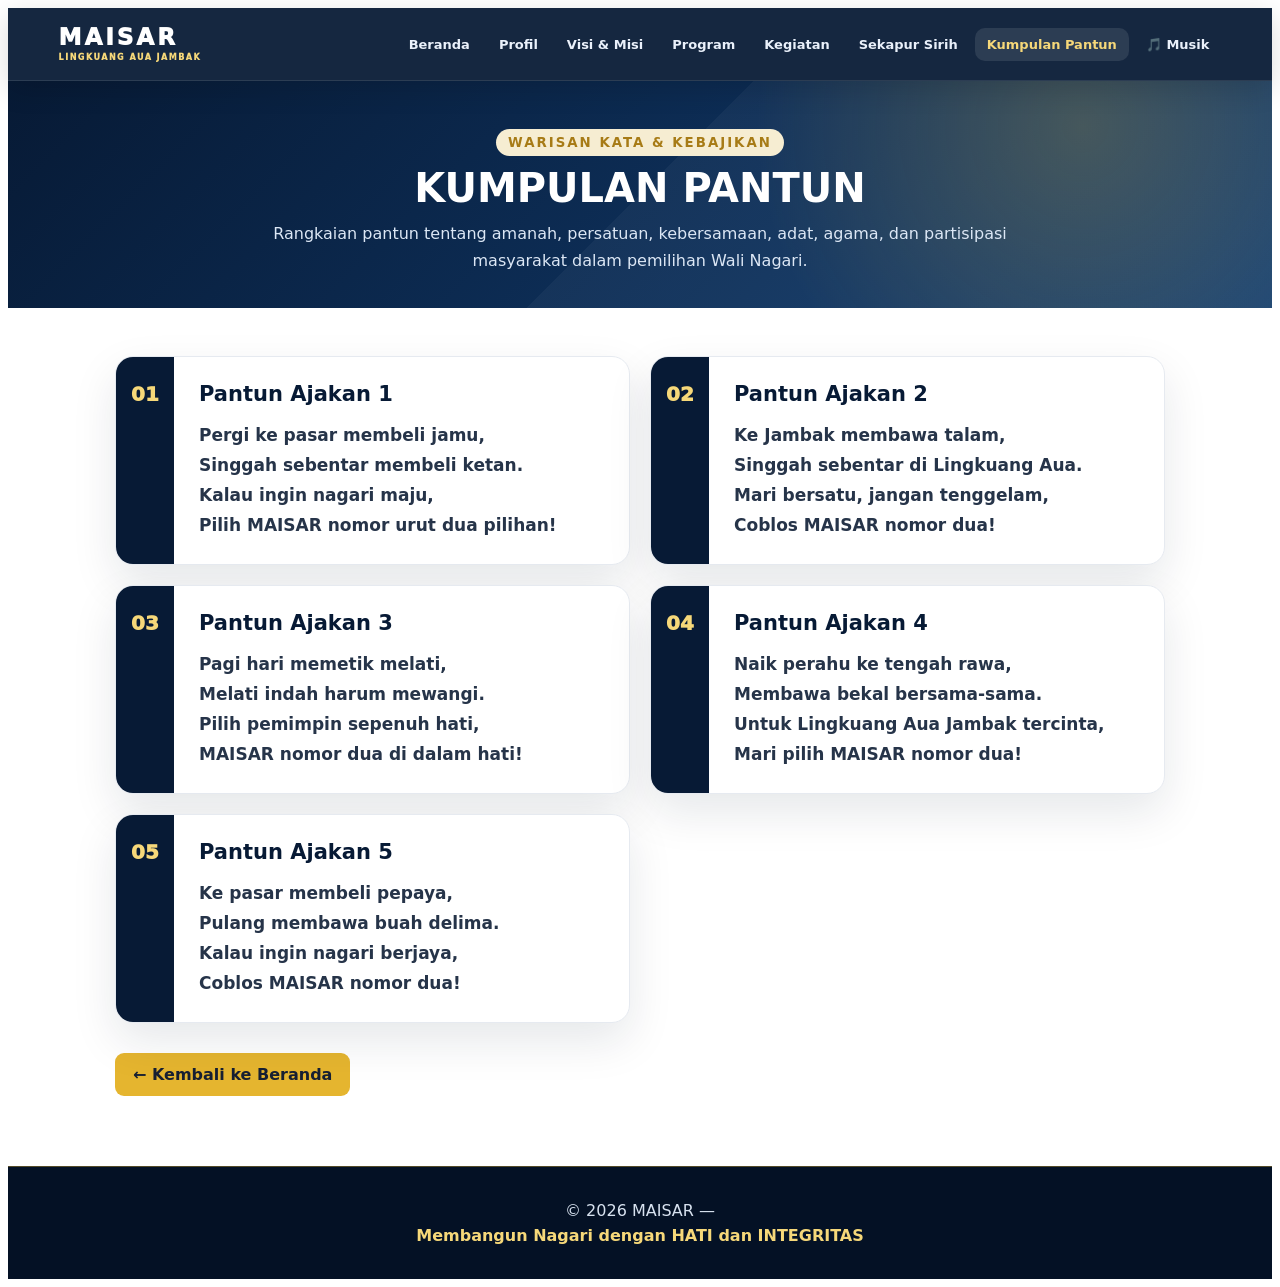
<file: kumpulan-pantun.html>
<!DOCTYPE html>
<html lang="id">
<head>
<meta charset="UTF-8">
<meta name="viewport" content="width=device-width,initial-scale=1">
<title>Kumpulan Pantun - MAISAR | Lingkuang Aua Jambak</title>
<link rel="stylesheet" href="site.css">
<style>
.pantun-wrap{width:min(1050px,92%);margin:0 auto;padding:48px 0 70px}
.pantun-title{text-align:center;margin-bottom:35px}
.pantun-title small{display:inline-block;padding:6px 12px;border-radius:99px;background:#f6edd2;font-weight:900;letter-spacing:2px;color:#a77b16}
.pantun-title h1{margin:9px 0;color:var(--navy);font-size:40px}
.pantun-title p{color:var(--muted);max-width:760px;margin:0 auto;line-height:1.7}
.pantun-grid{display:grid;grid-template-columns:repeat(2,minmax(0,1fr));gap:20px}
.pantun-card{position:relative;background:#fff;border:1px solid var(--line);border-radius:18px;box-shadow:var(--shadow);overflow:hidden;display:flex}
.pantun-number{min-width:58px;background:var(--navy);color:var(--gold2);font-weight:950;font-size:20px;display:flex;align-items:flex-start;justify-content:center;padding-top:25px}
.pantun-content{padding:25px 25px 24px}
.pantun-content h2{margin:0 0 15px;color:var(--navy);font-size:21px}
.verse{font-size:17px;line-height:1.75;color:#263449;font-weight:650}
.meaning{margin-top:18px;padding:13px 15px;border-radius:11px;background:#fbf8ef;color:#667085;font-size:14px;line-height:1.6;border-left:4px solid var(--gold)}
.meaning strong{color:#a77b16}
@media(max-width:760px){
 .pantun-grid{grid-template-columns:1fr}
 .pantun-wrap{padding-top:32px}
 .pantun-title h1{font-size:32px}
 .verse{font-size:16px}
}
</style>

<style>

/* =========================================================
   PERBAIKAN NAVIGASI HP
   ========================================================= */
@media (max-width:720px){
  header{overflow:hidden}
  header .wrap.nav{
    width:100%;
    min-height:auto;
    padding:12px 14px 8px;
    display:flex;
    flex-direction:column;
    align-items:flex-start;
    justify-content:flex-start;
    gap:8px;
  }

  .brand{flex:0 0 auto;line-height:1.05}

  .menu,.site-links{
    width:100%;
    max-width:100%;
    display:flex !important;
    flex-wrap:nowrap !important;
    align-items:center;
    justify-content:flex-start;
    gap:3px;
    overflow-x:auto !important;
    overflow-y:hidden !important;
    white-space:nowrap;
    padding:3px 0 7px;
    scrollbar-width:none !important;
    -ms-overflow-style:none !important;
    -webkit-overflow-scrolling:touch;
  }

  .menu::-webkit-scrollbar,
  .site-links::-webkit-scrollbar{
    display:none !important;
    width:0 !important;
    height:0 !important;
  }

  .menu a,.site-links a{
    position:relative !important;
    flex:0 0 auto !important;
    display:block;
    white-space:nowrap !important;
    padding:9px 11px 10px !important;
    border-radius:9px;
    font-size:12px;
    font-weight:800;
  }

  .menu a.active,.site-links a.active{
    color:#f6d879 !important;
    background:rgba(255,255,255,.10) !important;
    font-weight:900 !important;
  }

  .menu a.active::after,.site-links a.active::after{
    content:"" !important;
    position:absolute !important;
    left:9px !important;
    right:9px !important;
    bottom:2px !important;
    height:3px !important;
    width:auto !important;
    background:#f6d879 !important;
    border-radius:4px !important;
    display:block !important;
    opacity:1 !important;
    visibility:visible !important;
  }

  .menu a:not(.active)::after,
  .site-links a:not(.active)::after{
    content:none !important;
  }
}

</style>
</head>
<body>
<header class="site-nav">
  <div class="nav-inner">
    <a class="site-brand" href="index.html">MAISAR<small>LINGKUANG AUA JAMBAK</small></a>
    <nav class="site-links" aria-label="Navigasi utama">
      <a href="index.html">Beranda</a>
      <a href="profil.html">Profil</a>
      <a href="visi-misi.html">Visi &amp; Misi</a>
      <a href="program.html">Program</a>
      <a href="kegiatan.html">Kegiatan</a>
      <a href="sekapur-sirih.html">Sekapur Sirih</a>
      <a href="kumpulan-pantun.html" class="active">Kumpulan Pantun</a>
      <a href="musik.html">🎵 Musik</a>
    </nav>
  </div>
</header>

<section class="page-intro">
  <div class="pantun-wrap" style="padding-bottom:34px">
    <div class="pantun-title" style="margin-bottom:0">
      <small>WARISAN KATA &amp; KEBAJIKAN</small>
      <h1 style="color:#fff">KUMPULAN PANTUN</h1>
      <p style="color:#dce7f5">Rangkaian pantun tentang amanah, persatuan, kebersamaan, adat, agama, dan partisipasi masyarakat dalam pemilihan Wali Nagari.</p>
    </div>
  </div>
</section>

<main class="pantun-wrap">
  <section class="pantun-grid">

    <article class="pantun-card reveal">
      <div class="pantun-number">01</div>
      <div class="pantun-content">
        <h2>Pantun Ajakan 1</h2>
        <div class="verse">Pergi ke pasar membeli jamu,<br>
Singgah sebentar membeli ketan.<br>
Kalau ingin nagari maju,<br>
Pilih MAISAR nomor urut dua pilihan!</div>
      </div>
    </article>
    <article class="pantun-card reveal">
      <div class="pantun-number">02</div>
      <div class="pantun-content">
        <h2>Pantun Ajakan 2</h2>
        <div class="verse">Ke Jambak membawa talam,<br>
Singgah sebentar di Lingkuang Aua.<br>
Mari bersatu, jangan tenggelam,<br>
Coblos MAISAR nomor dua!</div>
      </div>
    </article>
    <article class="pantun-card reveal">
      <div class="pantun-number">03</div>
      <div class="pantun-content">
        <h2>Pantun Ajakan 3</h2>
        <div class="verse">Pagi hari memetik melati,<br>
Melati indah harum mewangi.<br>
Pilih pemimpin sepenuh hati,<br>
MAISAR nomor dua di dalam hati!</div>
      </div>
    </article>
    <article class="pantun-card reveal">
      <div class="pantun-number">04</div>
      <div class="pantun-content">
        <h2>Pantun Ajakan 4</h2>
        <div class="verse">Naik perahu ke tengah rawa,<br>
Membawa bekal bersama-sama.<br>
Untuk Lingkuang Aua Jambak tercinta,<br>
Mari pilih MAISAR nomor dua!</div>
      </div>
    </article>
    <article class="pantun-card reveal">
      <div class="pantun-number">05</div>
      <div class="pantun-content">
        <h2>Pantun Ajakan 5</h2>
        <div class="verse">Ke pasar membeli pepaya,<br>
Pulang membawa buah delima.<br>
Kalau ingin nagari berjaya,<br>
Coblos MAISAR nomor dua!</div>
      </div>
    </article>
</section>
  <a class="sirih-back" href="index.html" style="display:inline-block;margin-top:30px;background:var(--gold);color:#172033;padding:12px 18px;border-radius:9px;font-weight:900">← Kembali ke Beranda</a>
</main>

<footer class="site-footer">
  © 2026 MAISAR —
  <strong>Membangun Nagari dengan HATI dan INTEGRITAS</strong>
</footer>
</body>
</html>
</file>
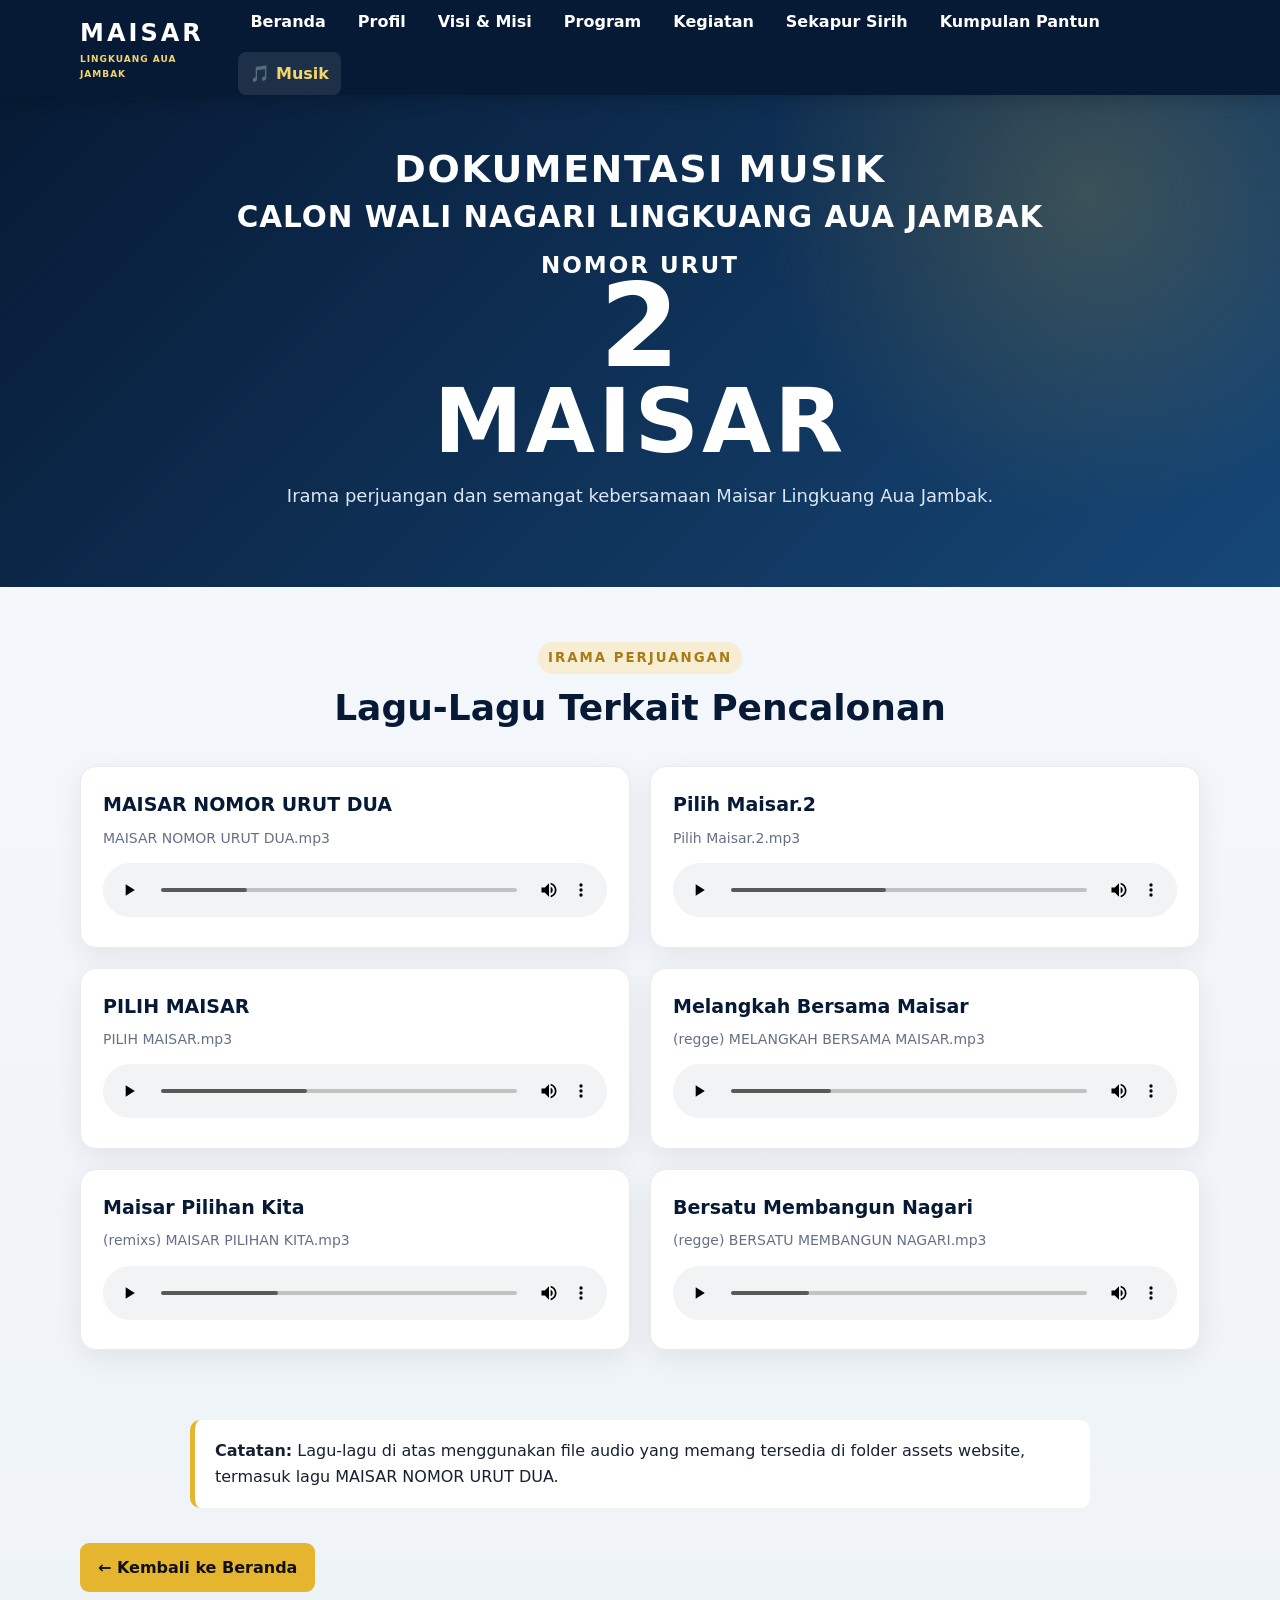
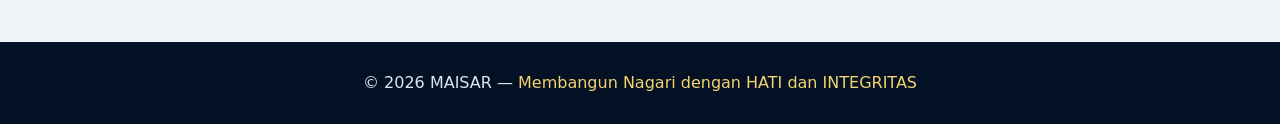
<file: musik.html>
<!DOCTYPE html>
<html lang="id">
<head>

<meta charset="UTF-8">
<meta name="viewport" content="width=device-width,initial-scale=1">

<title>Musik - MAISAR Lingkuang Aua Jambak</title>

<style>

:root{
  --navy:#071a35;
  --gold:#e7b52f;
  --soft:#f5f7fa;
  --ink:#172033;
  --muted:#667085
}

*{
  box-sizing:border-box
}

body{
  margin:0;
  font-family:Arial,Helvetica,sans-serif;
  background:linear-gradient(180deg,#f7f9fc,#eef3f8);
  color:var(--ink);
  line-height:1.6
}

a{
  text-decoration:none;
  color:inherit
}

.wrap{
  width:min(1120px,92%);
  margin:auto
}


/* ==============================
   HEADER / MENU
   ============================== */

header{
  background:var(--navy);
  color:#fff;
  position:sticky;
  top:0;
  z-index:10;
  box-shadow:0 4px 18px #0003
}

.nav{
  min-height:70px;
  display:flex;
  align-items:center;
  justify-content:space-between;
  gap:15px
}

.brand{
  font-size:24px;
  font-weight:900;
  letter-spacing:3px
}

.brand small{
  display:block;
  font-size:9px;
  color:#f4d46d;
  letter-spacing:1px
}

.menu{
  display:flex;
  gap:8px;
  flex-wrap:wrap
}

.menu a{
  padding:9px 12px;
  border-radius:8px;
  font-weight:700
}

.menu a:hover,
.menu a.active{
  background:#ffffff18;
  color:#f4d46d
}


/* ==============================
   HERO
   ============================== */

.hero{
  position:relative;
  overflow:hidden;
  color:#fff;
  padding:55px 0 60px;

  background:
    radial-gradient(
      circle at 85% 20%,
      rgba(229,181,47,.20),
      transparent 28%
    ),
    linear-gradient(135deg,#071a35,#164777)
}


/* ==============================
   IDENTITAS CALON
   ============================== */

.campaign-title{
  display:flex;
  flex-direction:column;
  align-items:center;
  text-align:center;
  line-height:1;
  margin:0 0 22px 0
}

.campaign-title .doc-title{
  font-size:clamp(24px,3vw,38px);
  font-weight:800;
  letter-spacing:1.5px;
  margin-bottom:12px
}

.campaign-title .candidate-title{
  font-size:clamp(18px,2.3vw,30px);
  font-weight:700;
  letter-spacing:1px;
  line-height:1.2;
  margin-bottom:18px
}

.campaign-title .number-label{
  font-size:clamp(16px,1.8vw,24px);
  font-weight:800;
  letter-spacing:2px;
  margin-bottom:5px
}

.campaign-title .number{
  font-size:clamp(72px,9vw,125px);
  font-weight:900;
  line-height:.78;
  letter-spacing:1px;
  margin-bottom:12px
}

.campaign-title .name{
  font-size:clamp(54px,7vw,96px);
  font-weight:900;
  letter-spacing:3px;
  line-height:.85
}


/* ==============================
   KETERANGAN HERO
   ============================== */

.hero p{
  font-size:18px;
  color:#dce7f5;
  max-width:760px;
  line-height:1.55;
  margin-left:auto;
  margin-right:auto;
  text-align:center
}


/* ==============================
   JUDUL HALAMAN
   ============================== */

.title{
  text-align:center;
  margin:55px 0 30px
}

.title h2{
  font-size:36px;
  color:var(--navy);
  margin:5px 0
}

.title small{
  display:inline-block;
  padding:5px 10px;
  border-radius:99px;
  background:#f6edd2;
  font-weight:900;
  letter-spacing:2px;
  color:#a77b16
}


/* ==============================
   DAFTAR MUSIK
   ============================== */

.tracks{
  display:grid;
  grid-template-columns:repeat(2,1fr);
  gap:20px;
  padding-bottom:70px
}

.track{
  background:#fff;
  border-radius:16px;
  padding:22px;
  box-shadow:0 8px 28px #00000012;
  border:1px solid #e8ecf1;
  transition:.2s
}

.track:hover{
  transform:translateY(-4px);
  box-shadow:0 16px 34px rgba(7,26,53,.13)
}

.track h3{
  margin:0 0 7px;
  color:var(--navy);
  font-size:19px
}

.track p{
  margin:0 0 14px;
  color:var(--muted);
  font-size:14px
}

.track audio{
  width:100%
}


/* ==============================
   CATATAN
   ============================== */

.note{
  background:#fff;
  border-left:5px solid var(--gold);
  padding:18px 20px;
  border-radius:10px;
  margin:0 auto 35px;
  max-width:900px
}


/* ==============================
   TOMBOL KEMBALI
   ============================== */

.back{
  display:inline-block;
  background:var(--gold);
  color:#111;
  padding:12px 18px;
  border-radius:9px;
  font-weight:900;
  margin-bottom:50px;
  transition:.2s
}

.back:hover{
  transform:translateY(-2px)
}


/* ==============================
   FOOTER
   ============================== */

footer{
  background:#041125;
  color:#dbe5f2;
  text-align:center;
  padding:28px
}

.gold{
  color:#f4d46d
}


/* ==============================
   RESPONSIVE
   ============================== */

@media(max-width:800px){

  .menu{display:flex !important;}

  .tracks{
    grid-template-columns:1fr
  }

}


/* ==============================
   HP
   ============================== */

@media(max-width:560px){

  .hero{
    padding:42px 0 48px
  }

  .campaign-title .doc-title{
    font-size:24px
  }

  .campaign-title .candidate-title{
    font-size:17px;
    max-width:95%;
    line-height:1.25
  }

  .campaign-title .number-label{
    font-size:15px;
    letter-spacing:1.5px
  }

  .campaign-title .number{
    font-size:78px
  }

  .campaign-title .name{
    font-size:58px;
    letter-spacing:2px
  }

  .hero p{
    font-size:16px
  }

}


/* NAVIGASI MENU FINAL - semua halaman, termasuk HP */
@media(max-width:720px){
  .menu{
    display:flex !important;
    flex:1 1 auto;
    min-width:0;
    width:100%;
    max-width:100%;
    gap:4px;
    flex-wrap:nowrap !important;
    overflow-x:auto !important;
    overflow-y:hidden;
    white-space:nowrap;
    padding:4px 0;
    scrollbar-width:none;
    -webkit-overflow-scrolling:touch;
  }
  .menu::-webkit-scrollbar{display:none}
  .menu a{
    flex:0 0 auto;
    white-space:nowrap;
    font-size:12px;
    padding:7px 9px;
  }
}



/* =========================================================
   PERBAIKAN NAVIGASI HP - KHUSUS FILE INI
   ========================================================= */
@media (max-width: 720px) {
  header {
    overflow: hidden;
  }

  header .wrap.nav {
    width: 100%;
    min-height: auto;
    padding: 12px 14px 8px;
    display: flex;
    flex-direction: column;
    align-items: flex-start;
    justify-content: flex-start;
    gap: 8px;
  }

  .brand {
    flex: 0 0 auto;
    line-height: 1.05;
  }

  .menu {
    width: 100%;
    max-width: 100%;
    display: flex !important;
    flex-wrap: nowrap !important;
    align-items: center;
    justify-content: flex-start;
    gap: 3px;
    overflow-x: auto !important;
    overflow-y: hidden !important;
    white-space: nowrap;
    padding: 3px 0 7px;
    scrollbar-width: none !important;
    -ms-overflow-style: none !important;
    -webkit-overflow-scrolling: touch;
  }

  .menu::-webkit-scrollbar {
    display: none !important;
    width: 0 !important;
    height: 0 !important;
  }

  .menu a {
    position: relative !important;
    flex: 0 0 auto !important;
    display: block;
    white-space: nowrap !important;
    padding: 9px 11px 10px !important;
    border-radius: 9px;
    font-size: 12px;
    font-weight: 800;
  }

  /* Menu aktif */
  .menu a.active {
    color: #f6d879 !important;
    background: rgba(255,255,255,.10) !important;
  }

  /* Garis emas yang jelas di bawah menu aktif */
  .menu a.active::after {
    content: "";
    position: absolute;
    left: 9px;
    right: 9px;
    bottom: 2px;
    height: 3px;
    border-radius: 4px;
    background: #f6d879;
    display: block;
    opacity: 1;
    visibility: visible;
  }

  .menu a:not(.active)::after {
    content: none !important;
  }
}

</style>

<link rel="stylesheet" href="site.css">

</head>

<body>


<!-- ==============================
     HEADER
     ============================== -->

<header>

<div class="wrap nav">

<a class="brand" href="index.html">
  MAISAR
  <small>LINGKUANG AUA JAMBAK</small>
</a>

<nav class="menu">
<a href="index.html">Beranda</a>
<a href="profil.html">Profil</a>
<a href="visi-misi.html">Visi &amp; Misi</a>
<a href="program.html">Program</a>
<a href="kegiatan.html">Kegiatan</a>
<a href="sekapur-sirih.html">Sekapur Sirih</a>
<a href="kumpulan-pantun.html">Kumpulan Pantun</a>
<a class="active" href="musik.html">🎵 Musik</a>
</nav>

</div>

</header>


<!-- ==============================
     HERO
     ============================== -->

<section class="hero">

<div class="wrap">

<div class="campaign-title">

<div class="doc-title">
  DOKUMENTASI MUSIK
</div>

<div class="candidate-title">
  CALON WALI NAGARI LINGKUANG AUA JAMBAK
</div>

<div class="number-label">
  NOMOR URUT
</div>

<div class="number">
  2
</div>

<div class="name">
  MAISAR
</div>

</div>


<p>
  Irama perjuangan dan semangat kebersamaan
  Maisar Lingkuang Aua Jambak.
</p>

</div>

</section>


<!-- ==============================
     ISI HALAMAN
     ============================== -->

<main class="wrap">


<div class="title">

<small>
  IRAMA PERJUANGAN
</small>

<h2>
  Lagu-Lagu Terkait Pencalonan
</h2>

</div>


<!-- ==============================
     DAFTAR LAGU
     ============================== -->

<div class="tracks">



<div class="track">

<h3>
  MAISAR NOMOR URUT DUA
</h3>

<p>
  MAISAR NOMOR URUT DUA.mp3
</p>

<audio controls preload="metadata">

<source
  src="assets/MAISAR NOMOR URUT DUA.mp3"
  type="audio/mpeg">

Browser Anda tidak mendukung pemutar audio.

</audio>

</div>


<div class="track">

<h3>
  Pilih Maisar.2
</h3>

<p>
  Pilih Maisar.2.mp3
</p>

<audio controls preload="metadata">

<source
  src="assets/Pilih Maisar.2.mp3"
  type="audio/mpeg">

Browser Anda tidak mendukung pemutar audio.

</audio>

</div>


<div class="track">

<h3>
  PILIH MAISAR
</h3>

<p>
  PILIH MAISAR.mp3
</p>

<audio controls preload="metadata">

<source
  src="assets/PILIH MAISAR.mp3"
  type="audio/mpeg">

Browser Anda tidak mendukung pemutar audio.

</audio>

</div>


<div class="track">

<h3>
  Melangkah Bersama Maisar
</h3>

<p>
  (regge) MELANGKAH BERSAMA MAISAR.mp3
</p>

<audio controls preload="metadata">

<source
  src="assets/(regge) MELANGKAH BERSAMA MAISAR.mp3"
  type="audio/mpeg">

Browser Anda tidak mendukung pemutar audio.

</audio>

</div>


<div class="track">

<h3>
  Maisar Pilihan Kita
</h3>

<p>
  (remixs) MAISAR PILIHAN KITA.mp3
</p>

<audio controls preload="metadata">

<source
  src="assets/(remixs) MAISAR PILIHAN KITA.mp3"
  type="audio/mpeg">

Browser Anda tidak mendukung pemutar audio.

</audio>

</div>


<div class="track">

<h3>
  Bersatu Membangun Nagari
</h3>

<p>
  (regge) BERSATU MEMBANGUN NAGARI.mp3
</p>

<audio controls preload="metadata">

<source
  src="assets/(regge) BERSATU MEMBANGUN NAGARI.mp3"
  type="audio/mpeg">

Browser Anda tidak mendukung pemutar audio.

</audio>

</div>


</div>


<!-- ==============================
     CATATAN
     ============================== -->

<div class="note">

<b>Catatan:</b>

Lagu-lagu di atas menggunakan file audio
yang memang tersedia di folder assets website, termasuk lagu MAISAR NOMOR URUT DUA.

</div>


<!-- ==============================
     KEMBALI
     ============================== -->

<a class="back" href="index.html">
  ← Kembali ke Beranda
</a>


</main>


<!-- ==============================
     FOOTER
     ============================== -->

<footer>

© 2026 MAISAR —

<span class="gold">
  Membangun Nagari dengan HATI dan INTEGRITAS
</span>

</footer>


<script>
(function(){
  const current=(location.pathname.split('/').pop()||'index.html').toLowerCase();
  document.querySelectorAll('.menu a[href]').forEach(function(a){
    const raw=a.getAttribute('href')||'';
    const file=raw.split('#')[0].split('?')[0].split('/').pop().toLowerCase()||'index.html';
    if(file===current){
      a.classList.add('active');
      a.setAttribute('aria-current','page');
      setTimeout(function(){try{a.scrollIntoView({behavior:'auto',block:'nearest',inline:'center'});}catch(e){}},30);
    } else { a.classList.remove('active'); a.removeAttribute('aria-current'); }
    a.removeAttribute('target');
    a.removeAttribute('rel');
    a.addEventListener('click',function(e){
      if(e.ctrlKey||e.metaKey||e.shiftKey||e.altKey) return;
      if(!raw || raw.charAt(0)==='#') return;
      e.preventDefault();
      // Ganti halaman menu tanpa menambah riwayat browser.
      window.location.replace(a.href);
    });
  });
})();
</script>
</body>
</html>
</file>
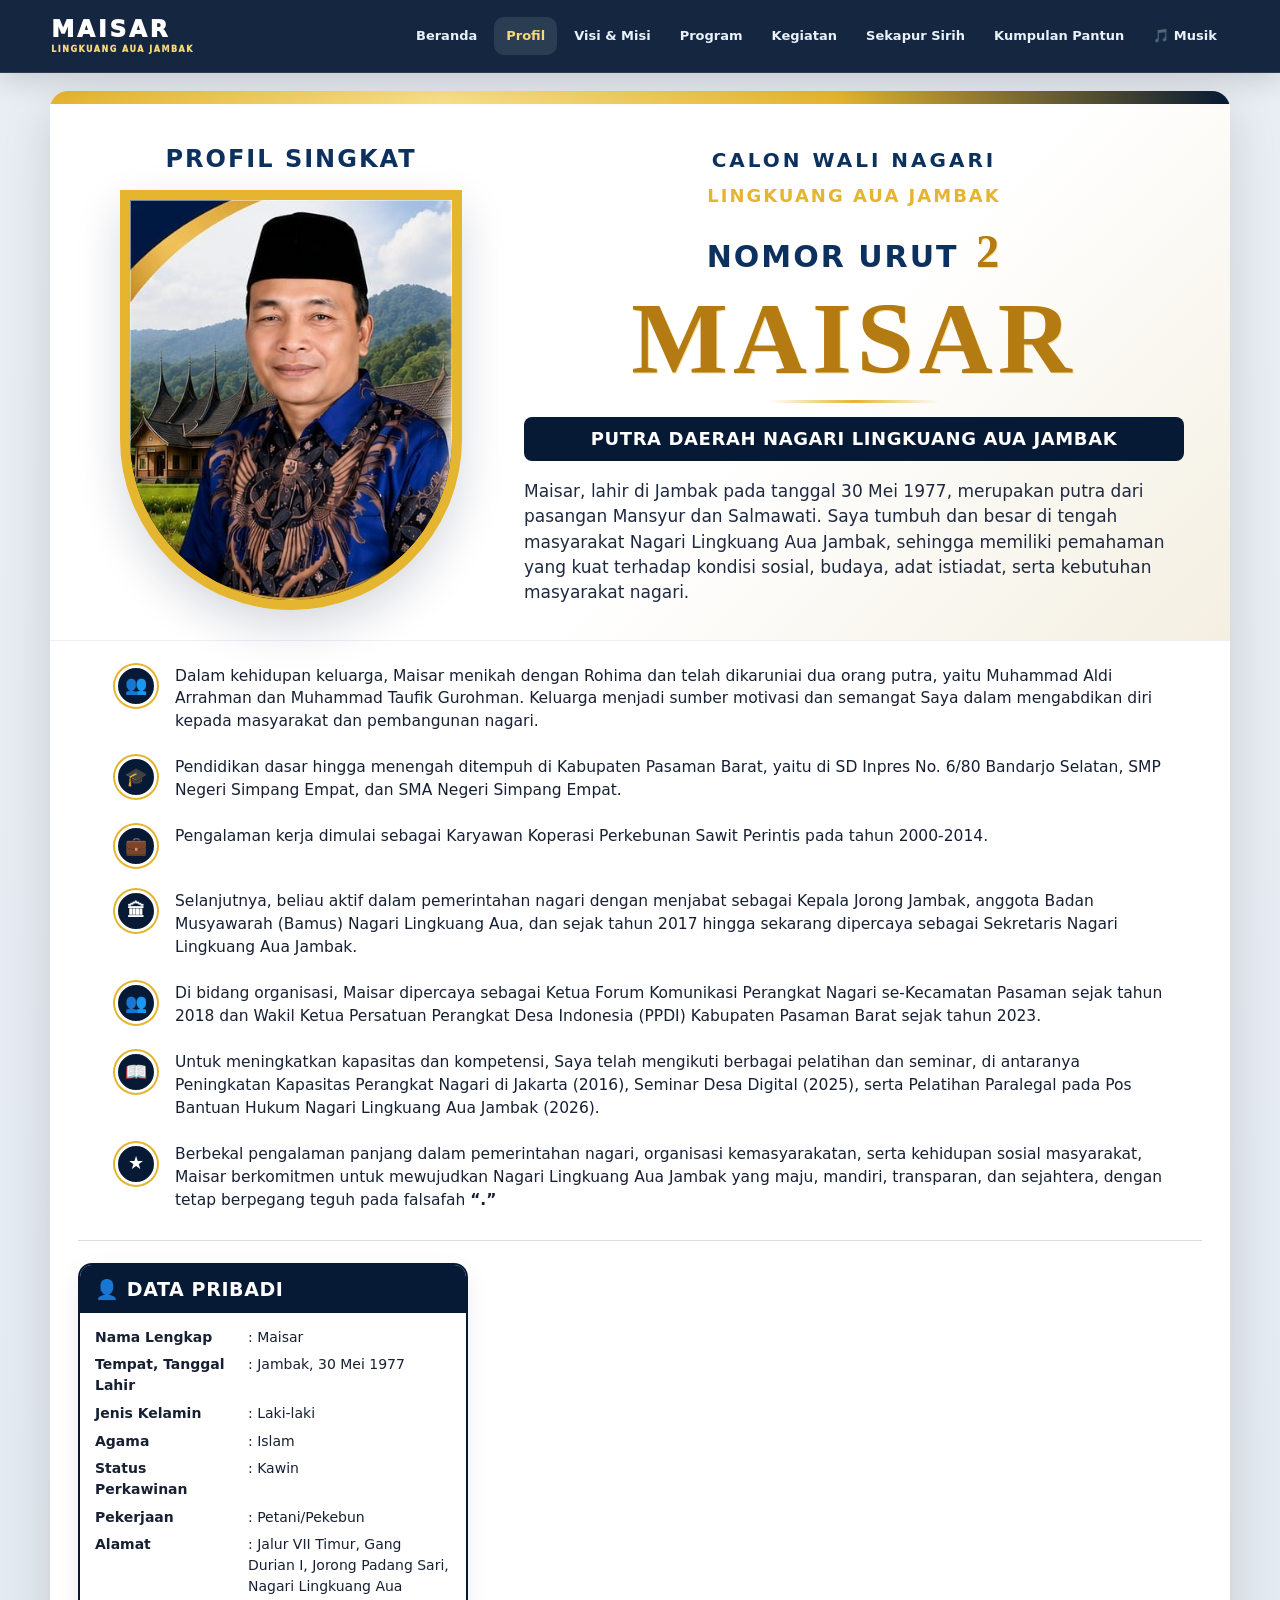
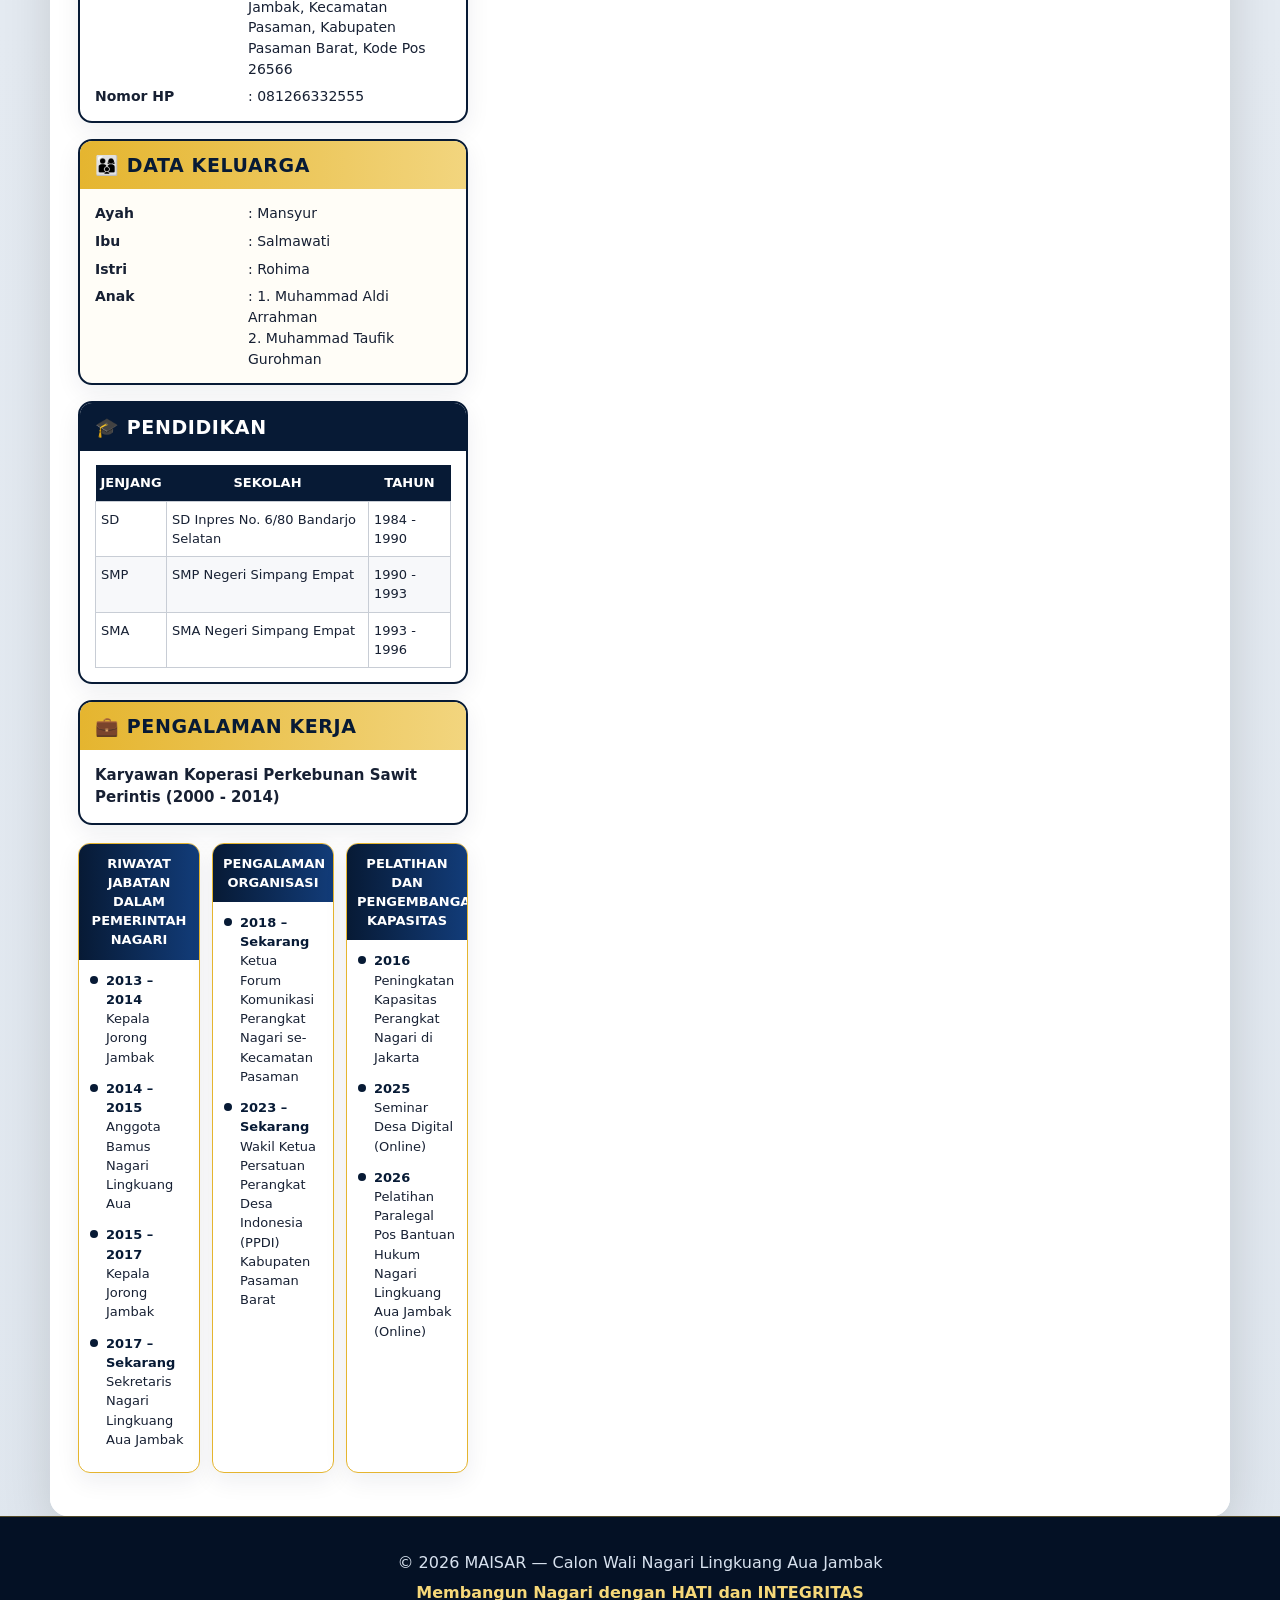
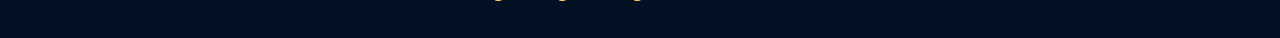
<file: profil.html>
<!DOCTYPE html>
<html lang="id">
<head>
<meta charset="UTF-8">
<meta name="viewport" content="width=device-width,initial-scale=1">
<title>Calon Wali Nagari MAISAR</title>
<meta name="description" content="Calon Wali Nagari MAISAR, Putra Daerah Nagari Lingkuang Aua Jambak.">
<style>
:root {
  --navy:#071b3d; --navy2:#0b2d61; --gold:#d6a62d; --gold2:#f0c85b;
  --cream:#f8f5ec; --white:#fff; --ink:#17213b; --muted:#536078;
  --red:#df2630; --green:#17834b; --line:#d8c99c;
}
*{box-sizing:border-box}
html{scroll-behavior:smooth}
body{margin:0;background:#dfe3e8;color:var(--ink);font-family:Arial,Helvetica,sans-serif;line-height:1.48}
a{color:inherit}
.page{width:min(1180px,100%);margin:0 auto;background:var(--white);box-shadow:0 15px 50px #0002;overflow:hidden}
.topbar{height:13px;background:linear-gradient(90deg,var(--gold),#f8df8a,var(--gold),var(--navy))}
.header{padding:38px 46px 30px;background:linear-gradient(135deg,#fff 0%,#fff 60%,#f4efe1 100%);display:grid;grid-template-columns:390px 1fr;gap:38px;align-items:center}
 .photo-column{display:flex;flex-direction:column;align-items:center}
.profile-label{font-size:24px;letter-spacing:2px;font-weight:900;color:var(--navy2);text-align:center;margin:0 0 12px}
.photo-box{position:relative;height:420px;border-radius:0 0 210px 210px;overflow:hidden;background:var(--navy);border:10px solid var(--gold);box-shadow:0 10px 25px #0002}
.photo-box img{width:100%;height:100%;object-fit:cover;object-position:center top;display:block;transform:scale(1.05)}
.photo-box:after{content:"";position:absolute;inset:0;border:1px solid #fff7;pointer-events:none}
.kicker{font-size:20px;letter-spacing:3px;font-weight:900;color:var(--navy2);text-align:center}
.nagari-name{margin:7px auto 8px;text-align:center;font-size:18px;letter-spacing:2px;font-weight:900;color:var(--gold);}
.nomor-urut{margin:2px auto 7px;text-align:center;font-size:clamp(20px,2.4vw,30px);font-weight:900;letter-spacing:2px;color:var(--navy2);}
.nomor-urut span{font-family:Georgia,serif;font-size:1.55em;color:#b47b13;margin-left:5px;text-shadow:1px 1px 0 #f6df9d;}
@media(max-width:760px){.nagari-name{font-size:14px;letter-spacing:1.3px}.nomor-urut{font-size:21px;margin-bottom:5px}}

h1{margin:5px 0 0;text-align:center;font-family:Georgia,serif;font-size:clamp(64px,8vw,110px);line-height:.9;letter-spacing:5px;color:#b47b13;text-shadow:1px 1px 0 #f6df9d}
.hero-line{height:3px;width:170px;margin:14px auto;background:linear-gradient(90deg,transparent,var(--gold),transparent)}
.subtitle{display:inline-block;background:var(--navy);color:#fff;padding:9px 18px;border-radius:8px;font-weight:900;font-size:18px;letter-spacing:.6px;text-align:center;width:100%}
.lead{font-size:17px;color:#1e2940;margin:18px 0 0}
.content{display:grid;grid-template-columns:390px 1fr;gap:20px;padding:0 28px 28px;background:#fff}
.left,.right{min-width:0}
.panel{border:2px solid var(--navy);border-radius:14px;overflow:hidden;margin:0 0 16px;background:#fff}
.panel-title{padding:10px 15px;background:var(--navy);color:#fff;font-weight:900;letter-spacing:.6px;font-size:19px;display:flex;align-items:center;gap:10px}
.panel-title.gold{background:linear-gradient(90deg,var(--gold),#f2d57e);color:var(--navy)}
.panel-body{padding:14px 15px}
.data{display:grid;grid-template-columns:145px 1fr;gap:7px 8px;font-size:14px}
.data b{font-weight:800}
.family{background:#fffdf7}
.edu{width:100%;border-collapse:collapse;font-size:13px}
.edu th{background:var(--navy);color:#fff;padding:8px 5px}
.edu td{border:1px solid #c8cdd5;padding:8px 5px;vertical-align:top}
.edu tr:nth-child(even) td{background:#f7f8fa}
.work{font-size:15px;font-weight:700}
.building{height:150px;background:linear-gradient(135deg,#d7e4ee,#eef1f3);display:flex;align-items:center;justify-content:center;color:#59677c;font-weight:800;font-size:15px}
.right-intro{display:flex;flex-direction:column;gap:12px}
.story{display:grid;grid-template-columns:42px 1fr;gap:13px;align-items:start}
.icon{width:42px;height:42px;border-radius:50%;background:var(--navy);color:#fff;display:grid;place-items:center;font-weight:900;font-size:18px;border:3px solid #fff;box-shadow:0 0 0 2px var(--gold)}
.story p{margin:0;font-size:14.5px}
.story strong{color:var(--navy2)}
.lower{display:grid;grid-template-columns:1fr 1fr 1fr;gap:12px;margin-top:18px}
.timeline,.org,.training{border:1.5px solid var(--gold);border-radius:12px;overflow:hidden;background:#fff}
.box-title{background:linear-gradient(90deg,var(--navy),#123c79);color:#fff;padding:10px;font-weight:900;text-align:center;font-size:13px}
.box-body{padding:11px;font-size:13px}
.item{position:relative;padding-left:16px;margin:0 0 12px}
.item:before{content:"";position:absolute;left:0;top:5px;width:8px;height:8px;background:var(--navy);border-radius:50%}
.item b{display:block;color:var(--navy)}
.motto-slogan{display:block;margin-top:15px}
.motto,.slogan{border:1.5px solid var(--gold);border-radius:14px;padding:17px;background:#fffdf8}
.motto h3,.slogan h3{margin:0 0 10px;text-align:center;color:var(--navy);font-size:17px}
.motto p{font-family:Georgia,serif;font-style:italic;text-align:center;font-size:18px;margin:0}
.slogan-title{font-size:22px;text-align:center;font-weight:900;color:var(--navy);line-height:1.15}
.slogan-title .heart{color:var(--red)}
.slogan-title .int{color:var(--green)}
.values{display:grid;grid-template-columns:1fr 1fr;gap:12px;margin-top:10px;font-size:13px}
.values h4{margin:0 0 5px;font-size:15px}
.values ul{margin:0;padding-left:19px}
.values .hati h4{color:var(--red)}
.values .integritas h4{color:var(--green)}
.footer-quote{background:var(--navy);color:#fff;padding:17px 25px;text-align:center;font-family:Georgia,serif;font-size:20px;font-style:italic}
.footer-quote b{color:var(--gold2)}
@media(max-width:900px){
.header{grid-template-columns:1fr;padding:28px 20px}
.photo-box{max-width:390px;width:100%;margin:auto}
.content{grid-template-columns:1fr;padding:0 18px 20px}
.lower{grid-template-columns:1fr}
.motto-slogan{grid-template-columns:1fr}
}
@media(max-width:520px){
.kicker{font-size:14px;letter-spacing:1.5px}
h1{font-size:62px}
.subtitle{font-size:14px}
.data{grid-template-columns:125px 1fr;font-size:13px}
.story p{font-size:13.5px}
}

.content-single{padding:0 28px 28px;background:#fff}
.profile-narrative{padding:20px 8px 24px}
.section-label{display:inline-block;background:var(--navy);color:#fff;font-weight:900;letter-spacing:1px;padding:8px 18px;border-radius:7px;margin-bottom:18px}
.narrative-grid{max-width:1050px;margin:0 auto}
.profile-narrative .right-intro{display:flex;flex-direction:column;gap:15px}
.profile-narrative .story{display:grid;grid-template-columns:46px 1fr;gap:14px;align-items:start;padding:4px 0}
.profile-narrative .story p{font-size:15.5px;margin:0}
.data-area{display:grid;grid-template-columns:390px 1fr;gap:20px;align-items:start;border-top:1px solid #ddd;padding-top:22px}
.data-area .left{min-width:0}
.data-area .right{min-width:0}
@media(max-width:900px){.content-single{padding:0 18px 20px}.data-area{grid-template-columns:1fr}}

/* Shared V2 navigation + responsive polish */
body{background:linear-gradient(180deg,#e9eef4,#dfe6ee)}
.site-nav{font-family:Inter,ui-sans-serif,system-ui,-apple-system,"Segoe UI",Arial,sans-serif}
.page{margin-top:18px;border-radius:18px}

.header{border-bottom:1px solid #edf0f4}.photo-box{box-shadow:0 18px 45px rgba(7,26,53,.16)}.panel,.timeline,.org,.training{box-shadow:0 8px 25px rgba(7,26,53,.07);transition:.2s}.panel:hover,.timeline:hover,.org:hover,.training:hover{transform:translateY(-2px)}
@media(max-width:900px){.page{border-radius:0;margin-top:0}.header{grid-template-columns:1fr;padding:28px 22px}.content{grid-template-columns:1fr;padding:0 18px 22px}.photo-box{height:360px;width:min(100%,390px)}.lower{grid-template-columns:1fr}.site-footer{margin-top:0}}

</style>
<link rel="stylesheet" href="site.css">

<style>

/* =========================================================
   PERBAIKAN NAVIGASI HP
   ========================================================= */
@media (max-width:720px){
  header{overflow:hidden}
  header .wrap.nav{
    width:100%;
    min-height:auto;
    padding:12px 14px 8px;
    display:flex;
    flex-direction:column;
    align-items:flex-start;
    justify-content:flex-start;
    gap:8px;
  }

  .brand{flex:0 0 auto;line-height:1.05}

  .menu,.site-links{
    width:100%;
    max-width:100%;
    display:flex !important;
    flex-wrap:nowrap !important;
    align-items:center;
    justify-content:flex-start;
    gap:3px;
    overflow-x:auto !important;
    overflow-y:hidden !important;
    white-space:nowrap;
    padding:3px 0 7px;
    scrollbar-width:none !important;
    -ms-overflow-style:none !important;
    -webkit-overflow-scrolling:touch;
  }

  .menu::-webkit-scrollbar,
  .site-links::-webkit-scrollbar{
    display:none !important;
    width:0 !important;
    height:0 !important;
  }

  .menu a,.site-links a{
    position:relative !important;
    flex:0 0 auto !important;
    display:block;
    white-space:nowrap !important;
    padding:9px 11px 10px !important;
    border-radius:9px;
    font-size:12px;
    font-weight:800;
  }

  .menu a.active,.site-links a.active{
    color:#f6d879 !important;
    background:rgba(255,255,255,.10) !important;
    font-weight:900 !important;
  }

  .menu a.active::after,.site-links a.active::after{
    content:"" !important;
    position:absolute !important;
    left:9px !important;
    right:9px !important;
    bottom:2px !important;
    height:3px !important;
    width:auto !important;
    background:#f6d879 !important;
    border-radius:4px !important;
    display:block !important;
    opacity:1 !important;
    visibility:visible !important;
  }

  .menu a:not(.active)::after,
  .site-links a:not(.active)::after{
    content:none !important;
  }
}

</style>
</head>
<body>
<header class="site-nav">
  <div class="nav-inner">
    <a class="site-brand" href="index.html">MAISAR<small>LINGKUANG AUA JAMBAK</small></a>
    <nav class="site-links" aria-label="Navigasi utama">
      <a class="" href="index.html">Beranda</a>
      <a href="profil.html" class="active">Profil</a>
      <a class="" href="visi-misi.html">Visi &amp; Misi</a>
      <a class="" href="program.html">Program</a>
      <a class="" href="kegiatan.html">Kegiatan</a>
      <a href="sekapur-sirih.html">Sekapur Sirih</a>
      <a href="kumpulan-pantun.html">Kumpulan Pantun</a>
      <a href="musik.html">🎵 Musik</a>
    </nav>
  </div>
</header>

<div class="page">
  <div class="topbar"></div>

  <header class="header">
    <div class="photo-column">
      <div class="profile-label">PROFIL SINGKAT</div>
      <div class="photo-box">
      <img src="[data-uri]" alt="Maisar">
      </div>
    </div>
    <div>
      <div class="kicker">CALON WALI NAGARI</div>
      <div class="nagari-name">LINGKUANG AUA JAMBAK</div>
      <div class="nomor-urut">NOMOR URUT <span>2</span></div>
      <h1>MAISAR</h1>
      <div class="hero-line"></div>
      <div class="subtitle">PUTRA DAERAH NAGARI LINGKUANG AUA JAMBAK</div>
      <p class="lead">Maisar, lahir di Jambak pada tanggal 30 Mei 1977, merupakan putra dari pasangan Mansyur dan Salmawati. Saya tumbuh dan besar di tengah masyarakat Nagari Lingkuang Aua Jambak, sehingga memiliki pemahaman yang kuat terhadap kondisi sosial, budaya, adat istiadat, serta kebutuhan masyarakat nagari.</p>
    </div>
  </header>

  <main class="content-single">
    <section class="profile-narrative">
      <div class="narrative-grid">
        <div class="right-intro">
        <div class="story"><div class="icon">👥</div><p>Dalam kehidupan keluarga, Maisar menikah dengan Rohima dan telah dikaruniai dua orang putra, yaitu Muhammad Aldi Arrahman dan Muhammad Taufik Gurohman. Keluarga menjadi sumber motivasi dan semangat Saya dalam mengabdikan diri kepada masyarakat dan pembangunan nagari.</p></div>
        <div class="story"><div class="icon">🎓</div><p>Pendidikan dasar hingga menengah ditempuh di Kabupaten Pasaman Barat, yaitu di SD Inpres No. 6/80 Bandarjo Selatan, SMP Negeri Simpang Empat, dan SMA Negeri Simpang Empat.</p></div>
        <div class="story"><div class="icon">💼</div><p>Pengalaman kerja dimulai sebagai Karyawan Koperasi Perkebunan Sawit Perintis pada tahun 2000-2014.</p></div>
        <div class="story"><div class="icon">🏛</div><p>Selanjutnya, beliau aktif dalam pemerintahan nagari dengan menjabat sebagai Kepala Jorong Jambak, anggota Badan Musyawarah (Bamus) Nagari Lingkuang Aua, dan sejak tahun 2017 hingga sekarang dipercaya sebagai Sekretaris Nagari Lingkuang Aua Jambak.</p></div>
        <div class="story"><div class="icon">👥</div><p>Di bidang organisasi, Maisar dipercaya sebagai Ketua Forum Komunikasi Perangkat Nagari se-Kecamatan Pasaman sejak tahun 2018 dan Wakil Ketua Persatuan Perangkat Desa Indonesia (PPDI) Kabupaten Pasaman Barat sejak tahun 2023.</p></div>
        <div class="story"><div class="icon">📖</div><p>Untuk meningkatkan kapasitas dan kompetensi, Saya telah mengikuti berbagai pelatihan dan seminar, di antaranya Peningkatan Kapasitas Perangkat Nagari di Jakarta (2016), Seminar Desa Digital (2025), serta Pelatihan Paralegal pada Pos Bantuan Hukum Nagari Lingkuang Aua Jambak (2026).</p></div>
        <div class="story"><div class="icon">★</div><p>Berbekal pengalaman panjang dalam pemerintahan nagari, organisasi kemasyarakatan, serta kehidupan sosial masyarakat, Maisar berkomitmen untuk mewujudkan Nagari Lingkuang Aua Jambak yang maju, mandiri, transparan, dan sejahtera, dengan tetap berpegang teguh pada falsafah <b>“.”</b></p></div>
        </div>


      </div>
    </section>

    <section class="data-area">
      <aside class="left">
        <aside class="left">
      <section class="panel">
        <div class="panel-title">👤 DATA PRIBADI</div>
        <div class="panel-body data">
          <b>Nama Lengkap</b><span>: Maisar</span>
          <b>Tempat, Tanggal Lahir</b><span>: Jambak, 30 Mei 1977</span>
          <b>Jenis Kelamin</b><span>: Laki-laki</span>
          <b>Agama</b><span>: Islam</span>
          <b>Status Perkawinan</b><span>: Kawin</span>
          <b>Pekerjaan</b><span>: Petani/Pekebun</span>
          <b>Alamat</b><span>: Jalur VII Timur, Gang Durian I, Jorong Padang Sari, Nagari Lingkuang Aua Jambak, Kecamatan Pasaman, Kabupaten Pasaman Barat, Kode Pos 26566</span>
          <b>Nomor HP</b><span>: 081266332555</span>
        </div>
      </section>

      <section class="panel family">
        <div class="panel-title gold">👨‍👩‍👦 DATA KELUARGA</div>
        <div class="panel-body data">
          <b>Ayah</b><span>: Mansyur</span>
          <b>Ibu</b><span>: Salmawati</span>
          <b>Istri</b><span>: Rohima</span>
          <b>Anak</b><span>: 1. Muhammad Aldi Arrahman<br>2. Muhammad Taufik Gurohman</span>
        </div>
      </section>

      <section class="panel">
        <div class="panel-title">🎓 PENDIDIKAN</div>
        <div class="panel-body">
          <table class="edu">
            <thead><tr><th>JENJANG</th><th>SEKOLAH</th><th>TAHUN</th></tr></thead>
            <tbody>
              <tr><td>SD</td><td>SD Inpres No. 6/80 Bandarjo Selatan</td><td>1984 - 1990</td></tr>
              <tr><td>SMP</td><td>SMP Negeri Simpang Empat</td><td>1990 - 1993</td></tr>
              <tr><td>SMA</td><td>SMA Negeri Simpang Empat</td><td>1993 - 1996</td></tr>
            </tbody>
          </table>
        </div>
      </section>

      <section class="panel">
        <div class="panel-title gold">💼 PENGALAMAN KERJA</div>
        <div class="panel-body work">Karyawan Koperasi Perkebunan Sawit Perintis (2000 - 2014)</div>
      </section>
        </aside>
        <section class="right">
      <div class="lower">
        <section class="timeline">
          <div class="box-title">RIWAYAT JABATAN<br>DALAM PEMERINTAH NAGARI</div>
          <div class="box-body">
            <div class="item"><b>2013 – 2014</b>Kepala Jorong Jambak</div>
            <div class="item"><b>2014 – 2015</b>Anggota Bamus Nagari Lingkuang Aua</div>
            <div class="item"><b>2015 – 2017</b>Kepala Jorong Jambak</div>
            <div class="item"><b>2017 – Sekarang</b>Sekretaris Nagari Lingkuang Aua Jambak</div>
          </div>
        </section>

        <section class="org">
          <div class="box-title">PENGALAMAN<br>ORGANISASI</div>
          <div class="box-body">
            <div class="item"><b>2018 – Sekarang</b>Ketua Forum Komunikasi Perangkat Nagari se-Kecamatan Pasaman</div>
            <div class="item"><b>2023 – Sekarang</b>Wakil Ketua Persatuan Perangkat Desa Indonesia (PPDI) Kabupaten Pasaman Barat</div>
          </div>
        </section>

        <section class="training">
          <div class="box-title">PELATIHAN DAN<br>PENGEMBANGAN KAPASITAS</div>
          <div class="box-body">
            <div class="item"><b>2016</b>Peningkatan Kapasitas Perangkat Nagari di Jakarta</div>
            <div class="item"><b>2025</b>Seminar Desa Digital (Online)</div>
            <div class="item"><b>2026</b>Pelatihan Paralegal Pos Bantuan Hukum Nagari Lingkuang Aua Jambak (Online)</div>
          </div>
        </section>
      </div>

      <div class="motto-slogan">
        </section>
      </section>
    </section>
  </main>

  
</div>
<footer class="site-footer">© 2026 MAISAR — Calon Wali Nagari Lingkuang Aua Jambak<strong>Membangun Nagari dengan HATI dan INTEGRITAS</strong></footer>
</body>
</html>
</file>
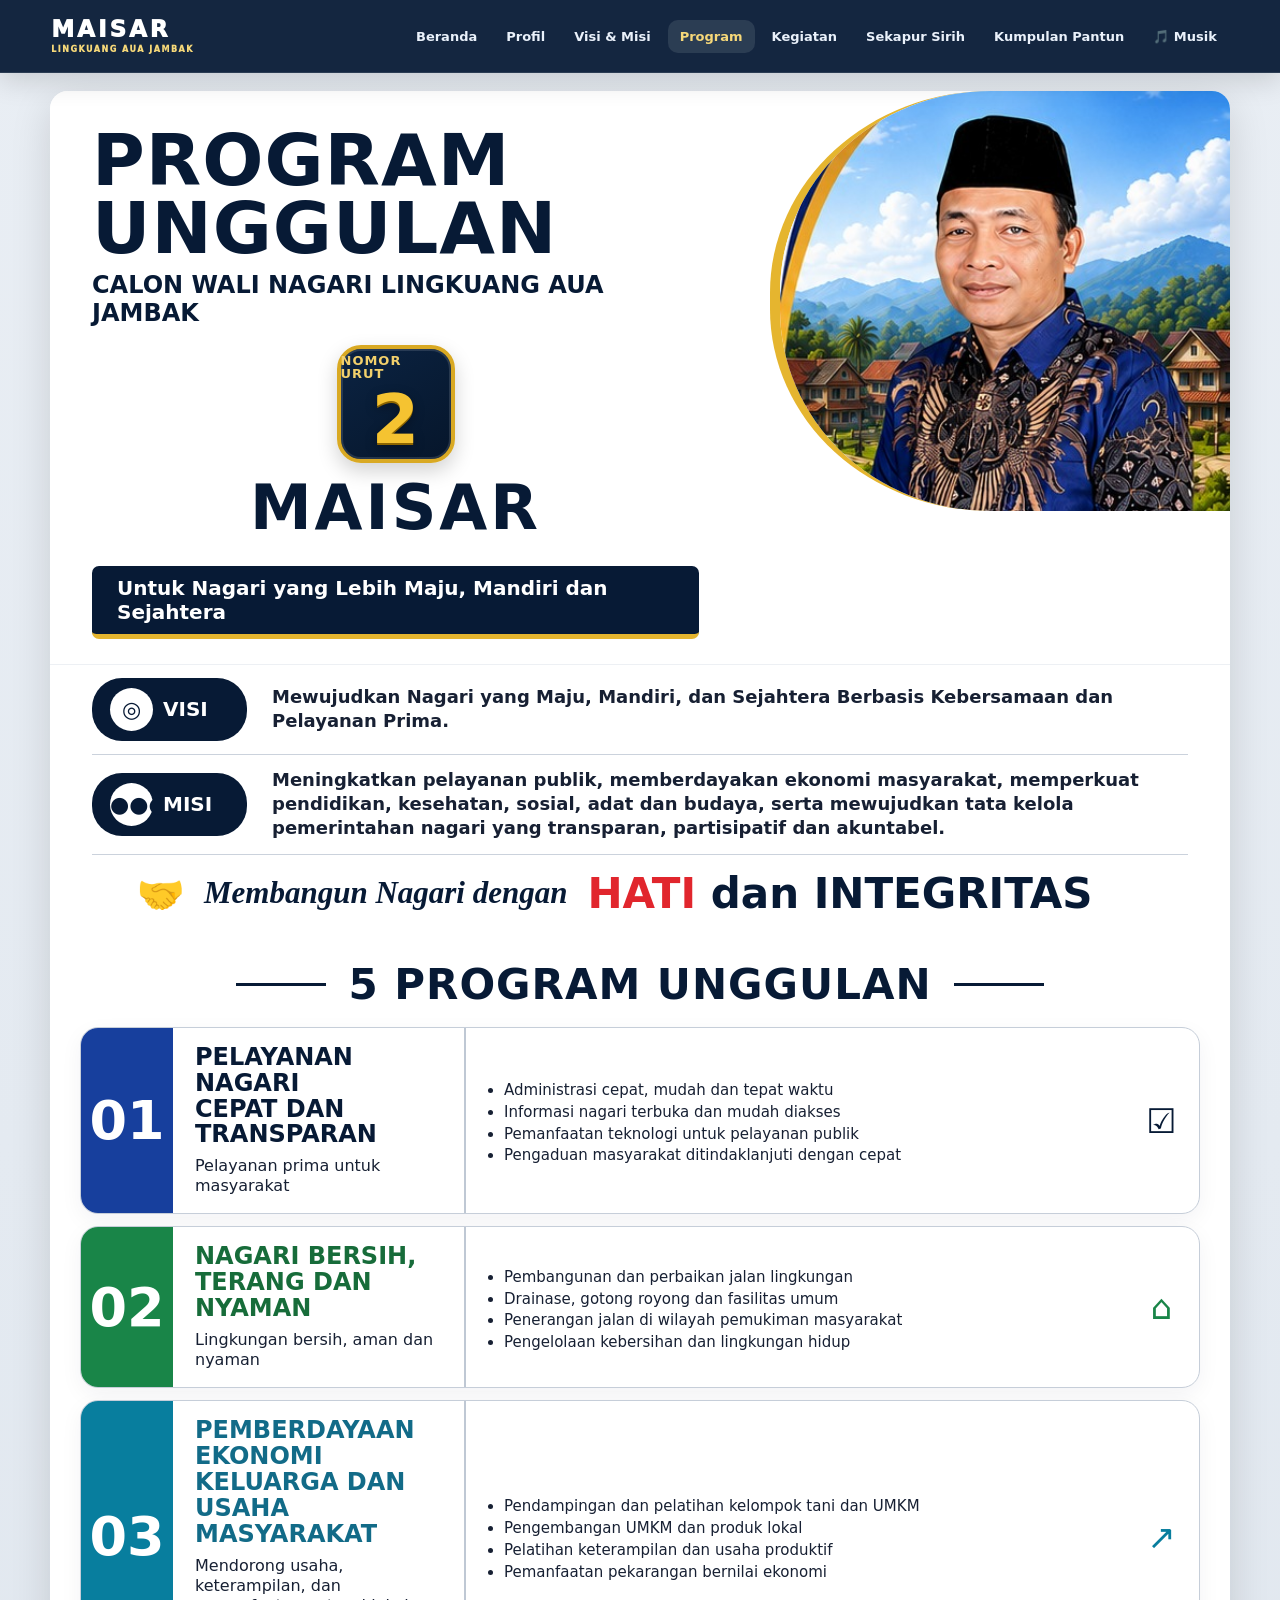
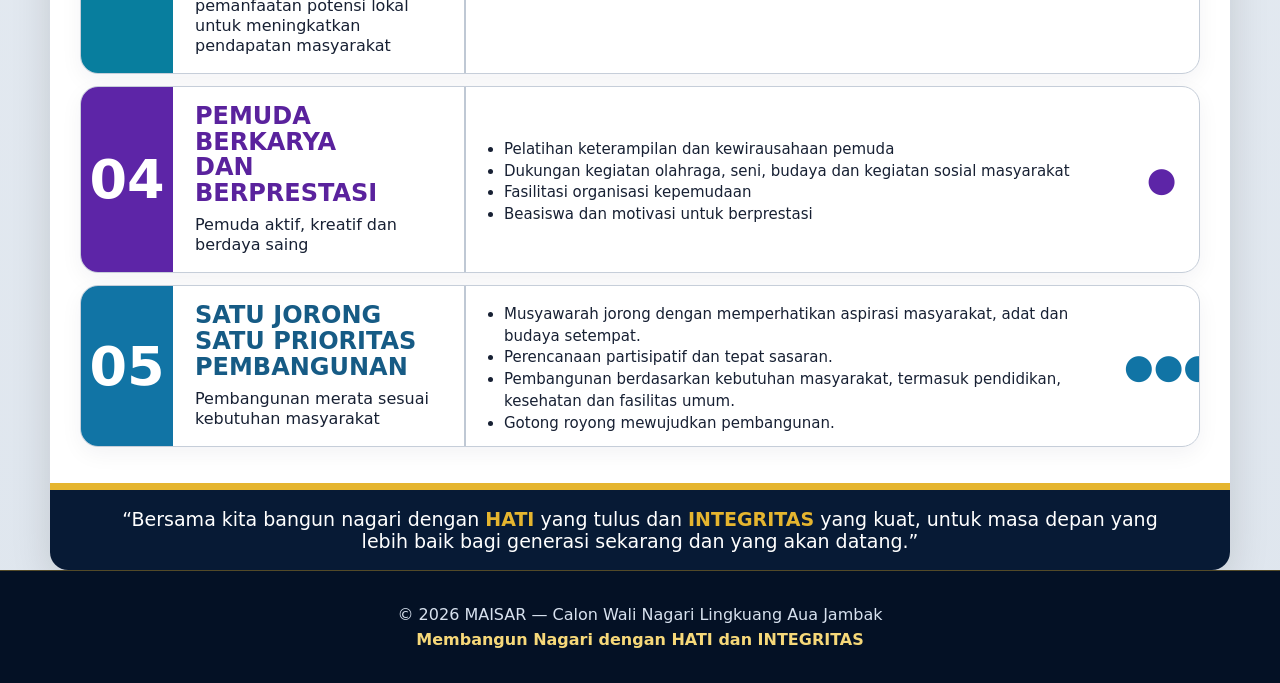
<file: program.html>
<!DOCTYPE html>
<html lang="id">
<head>
<meta charset="UTF-8">
<meta name="viewport" content="width=device-width,initial-scale=1">
<title>Program Unggulan - Maisar</title>
<style>
:root{--navy:#071b4a;--blue:#173f9d;--gold:#f0bd18;--ink:#10213f;--green:#198548;--purple:#5d25a7;--cyan:#087e9e}
*{box-sizing:border-box}
body{margin:0;background:#e8edf3;font-family:Arial,Helvetica,sans-serif;color:var(--ink)}
.page{width:min(1180px,100%);margin:auto;background:#fff;overflow:hidden;box-shadow:0 12px 40px #0002}
.header{position:relative;min-height:420px;padding:35px 45% 25px 42px;background:#fff}
h1{margin:0;color:var(--navy);font-size:clamp(42px,6vw,72px);font-weight:900;line-height:.95;letter-spacing:1px}
.subtitle{font-size:24px;font-weight:800;color:var(--navy);margin-top:8px}
.candidate-name{font-size:clamp(42px,5vw,62px);font-weight:900;letter-spacing:3px;text-align:center;color:var(--navy);line-height:1.05;margin:8px 0 12px;text-shadow:0 2px 0 #fff}
.ribbon{display:inline-block;background:var(--navy);color:#fff;border-bottom:5px solid var(--gold);border-radius:7px;padding:10px 25px;margin-top:14px;font-size:20px;font-weight:800}
.hero-photo{position:absolute;right:0;top:0;width:39%;height:420px;overflow:hidden;border-left:10px solid var(--gold);border-radius:48% 0 0 48%}
.hero-photo img{width:100%;height:100%;object-fit:cover;object-position:center top}
.intro{padding:0 42px 10px}
.intro-row{display:grid;grid-template-columns:155px 1fr;gap:25px;padding:13px 0;border-bottom:1px solid #cbd2dc;align-items:center}
.label{display:flex;align-items:center;gap:10px;color:#fff;background:var(--navy);border-radius:30px;padding:10px 18px;font-size:20px;font-weight:900}
.icon{width:43px;height:43px;border-radius:50%;background:#fff;color:var(--navy);display:grid;place-items:center;font-size:22px}
.intro p{margin:0;font-size:18px;line-height:1.35;font-weight:600}
.slogan{display:flex;align-items:center;gap:20px;padding:14px 45px;color:var(--navy)}
.slogan .hand{font-size:38px}
.slogan em{font-family:Georgia,serif;font-size:31px;font-weight:700}
.slogan strong{font-size:42px;color:var(--navy)}
.slogan .heart{color:#e1262d}
.title{display:flex;align-items:center;gap:22px;justify-content:center;margin:18px 45px}
.title:before,.title:after{content:"";height:3px;background:var(--navy);flex:1;max-width:90px}
.title h2{margin:0;color:var(--navy);font-size:42px;letter-spacing:1px}
.programs{padding:0 30px 24px}
.program{display:grid;grid-template-columns:92px 255px 1fr 75px;gap:18px;align-items:stretch;border:1px solid #c6ced9;border-radius:18px;overflow:hidden;margin:12px 0;min-height:145px;background:#fff}
.number{display:flex;align-items:center;justify-content:center;background:var(--blue);color:#fff;font-size:54px;font-weight:900}
.program:nth-child(2) .number{background:var(--green)}
.program:nth-child(3) .number{background:#087e9e}
.program:nth-child(4) .number{background:var(--purple)}
.program:nth-child(5) .number{background:#1174a5}
.pcontent{padding:17px 4px}
.pcontent h3{margin:0 0 8px;color:var(--navy);font-size:24px;line-height:1.08}
.program:nth-child(2) .pcontent h3{color:#176c3a}
.program:nth-child(3) .pcontent h3{color:#126b88}
.program:nth-child(4) .pcontent h3{color:#5a229d}
.program:nth-child(5) .pcontent h3{color:#165b85}
.pcontent .desc{margin:0;font-size:16px;line-height:1.25}
.points{border-left:2px solid #bfc8d4;padding:16px 8px 10px 18px;display:flex;align-items:center}
.points ul{margin:0;padding-left:20px;font-size:15px;line-height:1.45}
.picon{display:grid;place-items:center;font-size:34px;color:var(--navy);margin:auto}
.program:nth-child(2) .picon{color:var(--green)}
.program:nth-child(3) .picon{color:#087e9e}
.program:nth-child(4) .picon{color:var(--purple)}
.program:nth-child(5) .picon{color:#1174a5}
.bottom{background:var(--navy);color:#fff;padding:18px 70px;font-size:19px;text-align:center;border-top:7px solid var(--gold)}
.bottom b{color:var(--gold)}
@media(max-width:900px){
.header{padding:28px 28px 20px;min-height:auto}
.hero-photo{position:relative;width:100%;height:330px;border:0;border-radius:20px;margin-top:20px}
.intro{padding:0 20px}
.programs{padding:0 15px}
.program{grid-template-columns:65px 1fr}
.points{grid-column:2}
.picon{display:none}
}
@media(max-width:600px){
h1{font-size:42px} .subtitle{font-size:18px} .ribbon{font-size:16px}
.intro-row{grid-template-columns:1fr} .label{width:max-content}
.slogan{padding:12px 20px} .slogan strong{font-size:28px}
.title{margin:16px} .title h2{font-size:30px}
.program{grid-template-columns:58px 1fr}
.number{font-size:40px}
.pcontent h3{font-size:20px}
}

/* Shared V2 navigation + responsive polish */
body{background:linear-gradient(180deg,#e9eef4,#dfe6ee)}
.site-nav{font-family:Inter,ui-sans-serif,system-ui,-apple-system,"Segoe UI",Arial,sans-serif}
.page{margin-top:18px;border-radius:18px}

.page{border-radius:18px}.header{border-bottom:1px solid #edf0f4}.program{transition:.2s;box-shadow:0 7px 22px rgba(7,26,53,.05)}.program:hover{transform:translateY(-3px);box-shadow:0 14px 32px rgba(7,26,53,.11)}
@media(max-width:900px){.page{border-radius:0;margin-top:0}.header{min-height:auto;padding:34px 24px 25px}.hero-photo{position:relative;right:auto;top:auto;width:100%;height:360px;margin:25px 0 0;border-left:0;border-top:8px solid var(--gold);border-radius:28px}.programs{padding:0 18px 22px}.program{grid-template-columns:65px 1fr;gap:0}.points{grid-column:2;border-left:0;border-top:1px solid #cbd2dc}.picon{display:none}.candidate-name{font-size:48px}}

</style>
<link rel="stylesheet" href="site.css">

<style>
.candidate-number{display:flex;flex-direction:column;align-items:center;justify-content:center;width:118px;height:118px;margin:18px auto 12px;border:4px solid #d9a923;border-radius:24px;background:linear-gradient(145deg,#0b2342,#06162b);box-shadow:0 8px 20px rgba(0,0,0,.18),inset 0 0 0 2px rgba(255,255,255,.12);color:#fff;line-height:1}
.candidate-number span{font-size:13px;font-weight:800;letter-spacing:1px;color:#f2d06b;margin-bottom:6px}
.candidate-number strong{font-size:68px;font-weight:900;color:#f5c331;text-shadow:0 2px 0 #8d6500,0 4px 12px rgba(0,0,0,.35)}
@media(max-width:900px){.candidate-number{width:96px;height:96px;border-radius:20px;margin:14px auto 10px}.candidate-number span{font-size:10px}.candidate-number strong{font-size:54px}}
</style>

<style>

/* =========================================================
   PERBAIKAN NAVIGASI HP
   ========================================================= */
@media (max-width:720px){
  header{overflow:hidden}
  header .wrap.nav{
    width:100%;
    min-height:auto;
    padding:12px 14px 8px;
    display:flex;
    flex-direction:column;
    align-items:flex-start;
    justify-content:flex-start;
    gap:8px;
  }

  .brand{flex:0 0 auto;line-height:1.05}

  .menu,.site-links{
    width:100%;
    max-width:100%;
    display:flex !important;
    flex-wrap:nowrap !important;
    align-items:center;
    justify-content:flex-start;
    gap:3px;
    overflow-x:auto !important;
    overflow-y:hidden !important;
    white-space:nowrap;
    padding:3px 0 7px;
    scrollbar-width:none !important;
    -ms-overflow-style:none !important;
    -webkit-overflow-scrolling:touch;
  }

  .menu::-webkit-scrollbar,
  .site-links::-webkit-scrollbar{
    display:none !important;
    width:0 !important;
    height:0 !important;
  }

  .menu a,.site-links a{
    position:relative !important;
    flex:0 0 auto !important;
    display:block;
    white-space:nowrap !important;
    padding:9px 11px 10px !important;
    border-radius:9px;
    font-size:12px;
    font-weight:800;
  }

  .menu a.active,.site-links a.active{
    color:#f6d879 !important;
    background:rgba(255,255,255,.10) !important;
    font-weight:900 !important;
  }

  .menu a.active::after,.site-links a.active::after{
    content:"" !important;
    position:absolute !important;
    left:9px !important;
    right:9px !important;
    bottom:2px !important;
    height:3px !important;
    width:auto !important;
    background:#f6d879 !important;
    border-radius:4px !important;
    display:block !important;
    opacity:1 !important;
    visibility:visible !important;
  }

  .menu a:not(.active)::after,
  .site-links a:not(.active)::after{
    content:none !important;
  }
}

</style>
</head>
<body>
<header class="site-nav">
  <div class="nav-inner">
    <a class="site-brand" href="index.html">MAISAR<small>LINGKUANG AUA JAMBAK</small></a>
    <nav class="site-links" aria-label="Navigasi utama">
      <a class="" href="index.html">Beranda</a>
      <a class="" href="profil.html">Profil</a>
      <a class="" href="visi-misi.html">Visi &amp; Misi</a>
      <a href="program.html" class="active">Program</a>
      <a class="" href="kegiatan.html">Kegiatan</a>
      <a href="sekapur-sirih.html">Sekapur Sirih</a>
      <a href="kumpulan-pantun.html">Kumpulan Pantun</a>
      <a href="musik.html">🎵 Musik</a>
    </nav>
  </div>
</header>

<div class="page">

<header class="header">
  <h1>PROGRAM UNGGULAN</h1>
  <div class="subtitle">CALON WALI NAGARI LINGKUANG AUA JAMBAK</div>
  <div class="candidate-number" aria-label="Nomor Urut 2"><span>NOMOR URUT</span><strong>2</strong></div>
  <div class="candidate-name">MAISAR</div>
  <div class="ribbon">Untuk Nagari yang Lebih Maju, Mandiri dan Sejahtera</div>
  <div class="hero-photo"><img src="[data-uri]" alt="Maisar"></div>
</header>

<section class="intro">
  <div class="intro-row">
    <div class="label"><span class="icon">◎</span> VISI</div>
    <p>Mewujudkan Nagari yang Maju, Mandiri, dan Sejahtera Berbasis Kebersamaan dan Pelayanan Prima.</p>
  </div>
  <div class="intro-row">
    <div class="label"><span class="icon">●●●</span> MISI</div>
    <p>Meningkatkan pelayanan publik, memberdayakan ekonomi masyarakat, memperkuat pendidikan, kesehatan, sosial, adat dan budaya, serta mewujudkan tata kelola pemerintahan nagari yang transparan, partisipatif dan akuntabel.</p>
  </div>
  <div class="slogan">
    <span class="hand">🤝</span><em>Membangun Nagari dengan</em>
    <strong><span class="heart">HATI</span> dan INTEGRITAS</strong>
  </div>
</section>

<div class="title"><h2>5 PROGRAM UNGGULAN</h2></div>

<main class="programs">

<section class="program">
  <div class="number">01</div>
  <div class="pcontent"><h3>PELAYANAN NAGARI<br>CEPAT DAN TRANSPARAN</h3><p class="desc">Pelayanan prima untuk masyarakat</p></div>
  <div class="points"><ul>
    <li>Administrasi cepat, mudah dan tepat waktu</li>
    <li>Informasi nagari terbuka dan mudah diakses</li>
    <li>Pemanfaatan teknologi untuk pelayanan publik</li>
    <li>Pengaduan masyarakat ditindaklanjuti dengan cepat</li>
  </ul></div>
  <div class="picon">☑</div>
</section>

<section class="program">
  <div class="number">02</div>
  <div class="pcontent"><h3>NAGARI BERSIH,<br>TERANG DAN NYAMAN</h3><p class="desc">Lingkungan bersih, aman dan nyaman</p></div>
  <div class="points"><ul>
    <li>Pembangunan dan perbaikan jalan lingkungan</li>
    <li>Drainase, gotong royong dan fasilitas umum</li>
    <li>Penerangan jalan di wilayah pemukiman masyarakat</li>
    <li>Pengelolaan kebersihan dan lingkungan hidup</li>
  </ul></div>
  <div class="picon">⌂</div>
</section>

<section class="program">
  <div class="number">03</div>
  <div class="pcontent"><h3>PEMBERDAYAAN EKONOMI<br>KELUARGA DAN USAHA<br>MASYARAKAT</h3><p class="desc">Mendorong usaha, keterampilan, dan pemanfaatan potensi lokal untuk meningkatkan pendapatan masyarakat</p></div>
  <div class="points"><ul>
    <li>Pendampingan dan pelatihan kelompok tani dan UMKM</li>
    <li>Pengembangan UMKM dan produk lokal</li>
    <li>Pelatihan keterampilan dan usaha produktif</li>
    <li>Pemanfaatan pekarangan bernilai ekonomi</li>
  </ul></div>
  <div class="picon">↗</div>
</section>

<section class="program">
  <div class="number">04</div>
  <div class="pcontent"><h3>PEMUDA BERKARYA<br>DAN BERPRESTASI</h3><p class="desc">Pemuda aktif, kreatif dan berdaya saing</p></div>
  <div class="points"><ul>
    <li>Pelatihan keterampilan dan kewirausahaan pemuda</li>
    <li>Dukungan kegiatan olahraga, seni, budaya dan kegiatan sosial masyarakat</li>
    <li>Fasilitasi organisasi kepemudaan</li>
    <li>Beasiswa dan motivasi untuk berprestasi</li>
  </ul></div>
  <div class="picon">●</div>
</section>

<section class="program">
  <div class="number">05</div>
  <div class="pcontent"><h3>SATU JORONG<br>SATU PRIORITAS<br>PEMBANGUNAN</h3><p class="desc">Pembangunan merata sesuai kebutuhan masyarakat</p></div>
  <div class="points"><ul>
    <li>Musyawarah jorong dengan memperhatikan aspirasi masyarakat, adat dan budaya setempat.</li>
    <li>Perencanaan partisipatif dan tepat sasaran.</li>
    <li>Pembangunan berdasarkan kebutuhan masyarakat, termasuk pendidikan, kesehatan dan fasilitas umum.</li>
    <li>Gotong royong mewujudkan pembangunan.</li>
  </ul></div>
  <div class="picon">●●●</div>
</section>

</main>

<div class="bottom">“Bersama kita bangun nagari dengan <b>HATI</b> yang tulus dan <b>INTEGRITAS</b> yang kuat, untuk masa depan yang lebih baik bagi generasi sekarang dan yang akan datang.”</div>
</div>
<footer class="site-footer">© 2026 MAISAR — Calon Wali Nagari Lingkuang Aua Jambak<strong>Membangun Nagari dengan HATI dan INTEGRITAS</strong></footer>
</body>
</html>
</file>
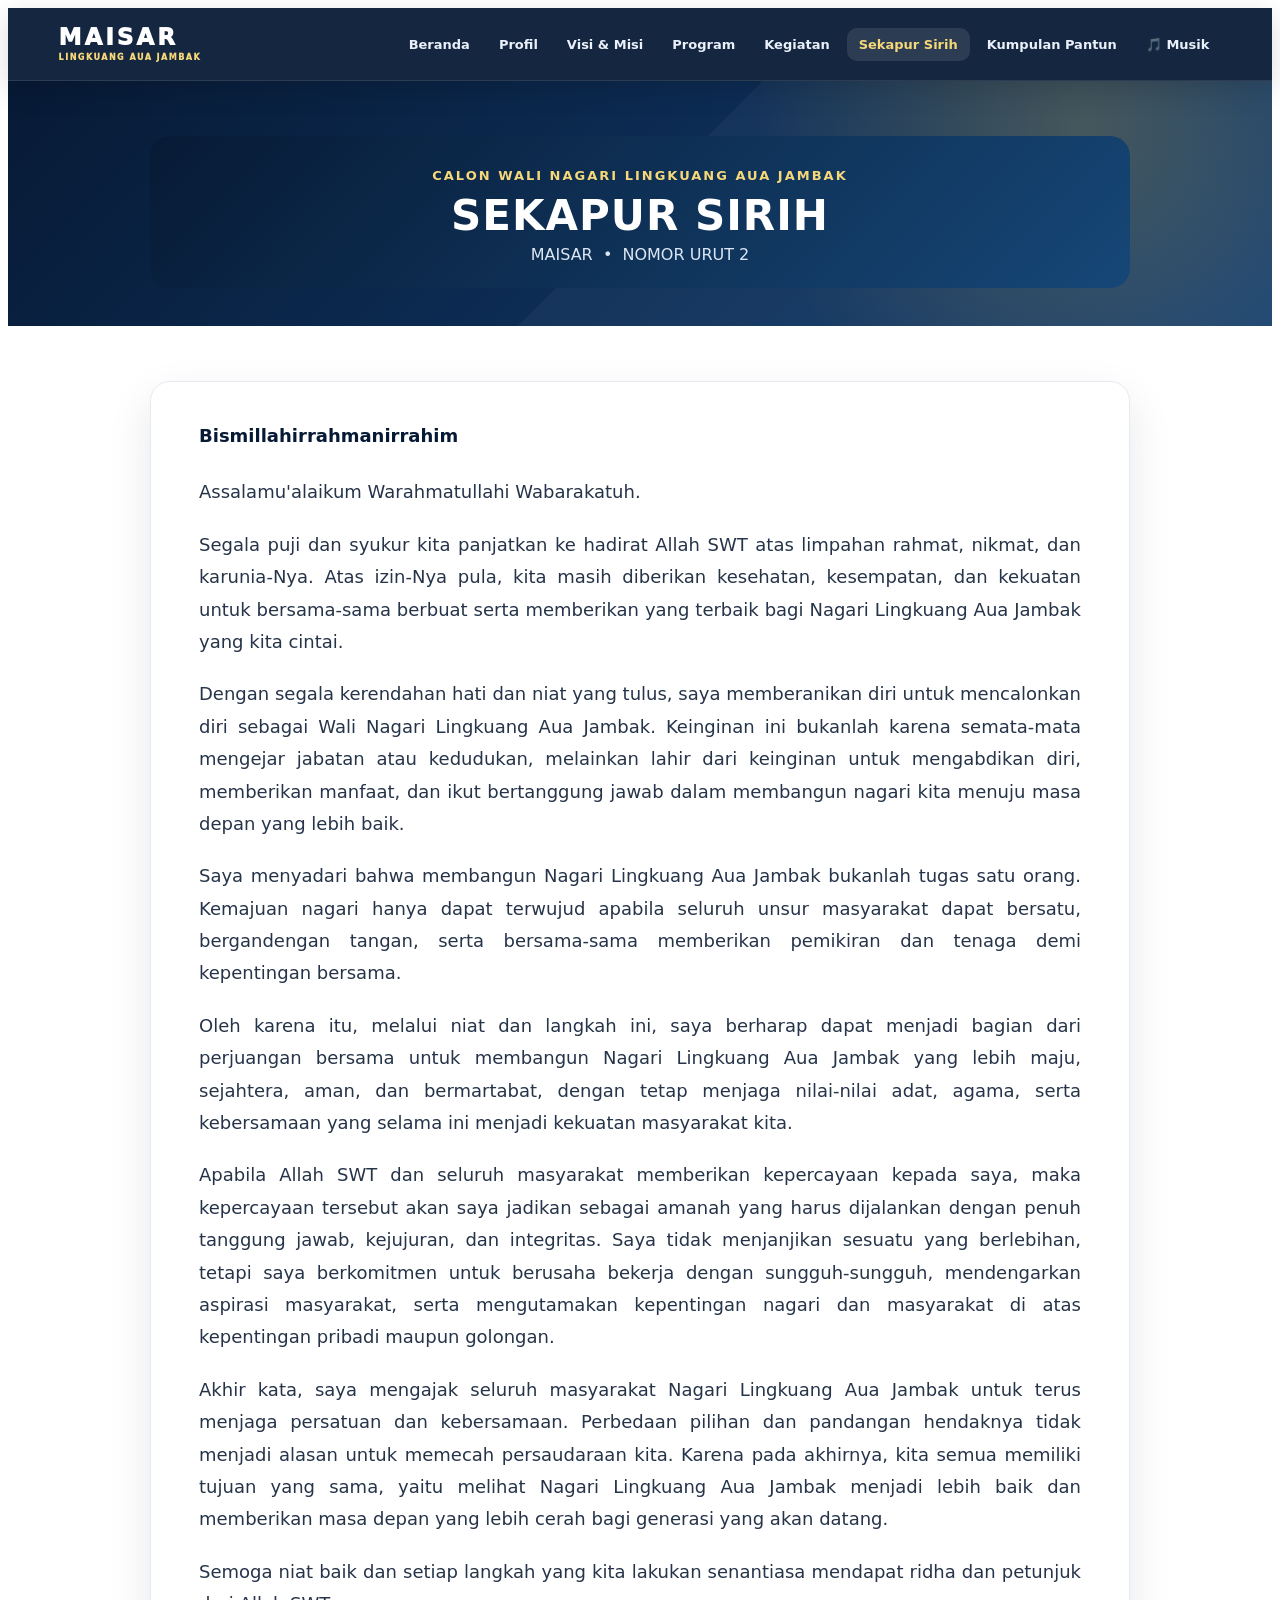
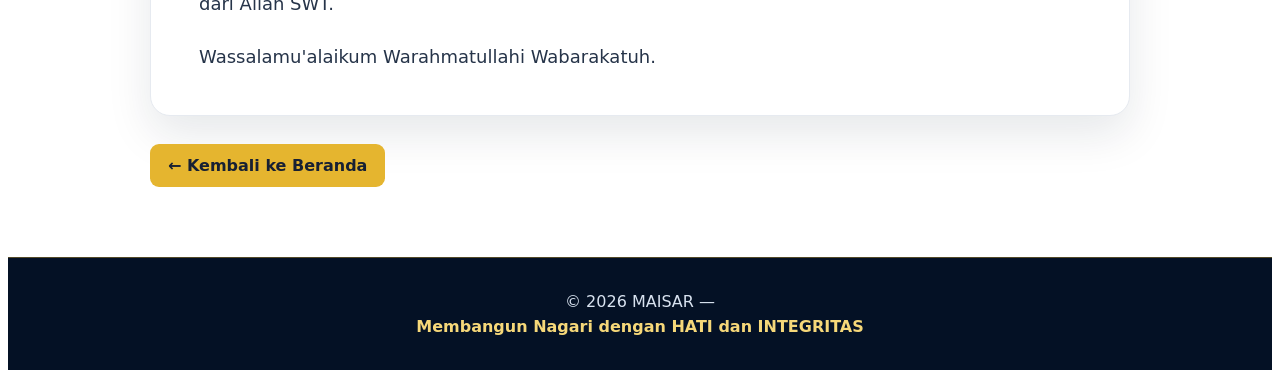
<file: sekapur-sirih.html>
<!DOCTYPE html>
<html lang="id">
<head>
<meta charset="UTF-8">
<meta name="viewport" content="width=device-width,initial-scale=1">
<title>Sekapur Sirih - MAISAR | Calon Wali Nagari</title>
<link rel="stylesheet" href="site.css">
<style>
.sekapur-wrap{width:min(980px,92%);margin:0 auto;padding:55px 0 70px}
.sirih-card{background:#fff;border:1px solid #e6eaf0;border-radius:20px;box-shadow:0 18px 45px rgba(7,26,53,.10);overflow:hidden}
.sirih-head{padding:32px 34px 24px;background:linear-gradient(135deg,#071a35,#164777);color:#fff;text-align:center;border-bottom:5px solid #e5b52f}
.sirih-head .eyebrow{font-size:13px;font-weight:900;letter-spacing:2px;color:#f6d879}
.sirih-head h1{margin:8px 0 5px;font-size:42px;letter-spacing:1px}
.sirih-head p{margin:0;color:#dce7f5;font-size:16px}
.sirih-body{padding:38px 48px 42px}
.sirih-body p{margin:0 0 20px;color:#263449;font-size:18px;line-height:1.8;text-align:justify}
.sirih-body p:first-child{font-weight:800;color:#071a35;text-align:left;margin-bottom:24px}
.sirih-body p:last-child{margin-bottom:0}
.sirih-back{display:inline-block;margin-top:28px;background:#e5b52f;color:#172033;padding:12px 18px;border-radius:9px;font-weight:900}
@media(max-width:600px){
 .sekapur-wrap{padding:30px 0 50px}
 .sirih-head{padding:26px 20px 20px}
 .sirih-head h1{font-size:32px}
 .sirih-body{padding:26px 22px 30px}
 .sirih-body p{font-size:16px;line-height:1.7}
}
</style>

<style>

/* =========================================================
   PERBAIKAN NAVIGASI HP
   ========================================================= */
@media (max-width:720px){
  header{overflow:hidden}
  header .wrap.nav{
    width:100%;
    min-height:auto;
    padding:12px 14px 8px;
    display:flex;
    flex-direction:column;
    align-items:flex-start;
    justify-content:flex-start;
    gap:8px;
  }

  .brand{flex:0 0 auto;line-height:1.05}

  .menu,.site-links{
    width:100%;
    max-width:100%;
    display:flex !important;
    flex-wrap:nowrap !important;
    align-items:center;
    justify-content:flex-start;
    gap:3px;
    overflow-x:auto !important;
    overflow-y:hidden !important;
    white-space:nowrap;
    padding:3px 0 7px;
    scrollbar-width:none !important;
    -ms-overflow-style:none !important;
    -webkit-overflow-scrolling:touch;
  }

  .menu::-webkit-scrollbar,
  .site-links::-webkit-scrollbar{
    display:none !important;
    width:0 !important;
    height:0 !important;
  }

  .menu a,.site-links a{
    position:relative !important;
    flex:0 0 auto !important;
    display:block;
    white-space:nowrap !important;
    padding:9px 11px 10px !important;
    border-radius:9px;
    font-size:12px;
    font-weight:800;
  }

  .menu a.active,.site-links a.active{
    color:#f6d879 !important;
    background:rgba(255,255,255,.10) !important;
    font-weight:900 !important;
  }

  .menu a.active::after,.site-links a.active::after{
    content:"" !important;
    position:absolute !important;
    left:9px !important;
    right:9px !important;
    bottom:2px !important;
    height:3px !important;
    width:auto !important;
    background:#f6d879 !important;
    border-radius:4px !important;
    display:block !important;
    opacity:1 !important;
    visibility:visible !important;
  }

  .menu a:not(.active)::after,
  .site-links a:not(.active)::after{
    content:none !important;
  }
}

</style>
</head>
<body>
<header class="site-nav">
  <div class="nav-inner">
    <a class="site-brand" href="index.html">MAISAR<small>LINGKUANG AUA JAMBAK</small></a>
    <nav class="site-links" aria-label="Navigasi utama">
      <a href="index.html">Beranda</a>
      <a href="profil.html">Profil</a>
      <a href="visi-misi.html">Visi &amp; Misi</a>
      <a href="program.html">Program</a>
      <a href="kegiatan.html">Kegiatan</a>
      <a href="sekapur-sirih.html" class="active">Sekapur Sirih</a>
      <a href="kumpulan-pantun.html">Kumpulan Pantun</a>
      <a href="musik.html">🎵 Musik</a>
    </nav>
  </div>
</header>

<section class="page-intro">
  <div class="sekapur-wrap" style="padding-bottom:38px;text-align:center">
    <div class="sirih-head" style="border:0;border-radius:20px">
      <div class="eyebrow">CALON WALI NAGARI LINGKUANG AUA JAMBAK</div>
      <h1>SEKAPUR SIRIH</h1>
      <p>MAISAR &nbsp;•&nbsp; NOMOR URUT 2</p>
    </div>
  </div>
</section>

<main class="sekapur-wrap">
  <article class="sirih-card">
    <div class="sirih-body">
      <p>Bismillahirrahmanirrahim</p>
      <p>Assalamu&#x27;alaikum Warahmatullahi Wabarakatuh.</p>
      <p>Segala puji dan syukur kita panjatkan ke hadirat Allah SWT atas limpahan rahmat, nikmat, dan karunia-Nya. Atas izin-Nya pula, kita masih diberikan kesehatan, kesempatan, dan kekuatan untuk bersama-sama berbuat serta memberikan yang terbaik bagi Nagari Lingkuang Aua Jambak yang kita cintai.</p>
      <p>Dengan segala kerendahan hati dan niat yang tulus, saya memberanikan diri untuk mencalonkan diri sebagai Wali Nagari Lingkuang Aua Jambak. Keinginan ini bukanlah karena semata-mata mengejar jabatan atau kedudukan, melainkan lahir dari keinginan untuk mengabdikan diri, memberikan manfaat, dan ikut bertanggung jawab dalam membangun nagari kita menuju masa depan yang lebih baik.</p>
      <p>Saya menyadari bahwa membangun Nagari Lingkuang Aua Jambak bukanlah tugas satu orang. Kemajuan nagari hanya dapat terwujud apabila seluruh unsur masyarakat dapat bersatu, bergandengan tangan, serta bersama-sama memberikan pemikiran dan tenaga demi kepentingan bersama.</p>
      <p>Oleh karena itu, melalui niat dan langkah ini, saya berharap dapat menjadi bagian dari perjuangan bersama untuk membangun Nagari Lingkuang Aua Jambak yang lebih maju, sejahtera, aman, dan bermartabat, dengan tetap menjaga nilai-nilai adat, agama, serta kebersamaan yang selama ini menjadi kekuatan masyarakat kita.</p>
      <p>Apabila Allah SWT dan seluruh masyarakat memberikan kepercayaan kepada saya, maka kepercayaan tersebut akan saya jadikan sebagai amanah yang harus dijalankan dengan penuh tanggung jawab, kejujuran, dan integritas. Saya tidak menjanjikan sesuatu yang berlebihan, tetapi saya berkomitmen untuk berusaha bekerja dengan sungguh-sungguh, mendengarkan aspirasi masyarakat, serta mengutamakan kepentingan nagari dan masyarakat di atas kepentingan pribadi maupun golongan.</p>
      <p>Akhir kata, saya mengajak seluruh masyarakat Nagari Lingkuang Aua Jambak untuk terus menjaga persatuan dan kebersamaan. Perbedaan pilihan dan pandangan hendaknya tidak menjadi alasan untuk memecah persaudaraan kita. Karena pada akhirnya, kita semua memiliki tujuan yang sama, yaitu melihat Nagari Lingkuang Aua Jambak menjadi lebih baik dan memberikan masa depan yang lebih cerah bagi generasi yang akan datang.</p>
      <p>Semoga niat baik dan setiap langkah yang kita lakukan senantiasa mendapat ridha dan petunjuk dari Allah SWT.</p>
      <p>Wassalamu&#x27;alaikum Warahmatullahi Wabarakatuh.</p>
    </div>
  </article>
  <a class="sirih-back" href="index.html">← Kembali ke Beranda</a>
</main>

<footer class="site-footer">
  © 2026 MAISAR —
  <strong>Membangun Nagari dengan HATI dan INTEGRITAS</strong>
</footer>
</body>
</html>
</file>
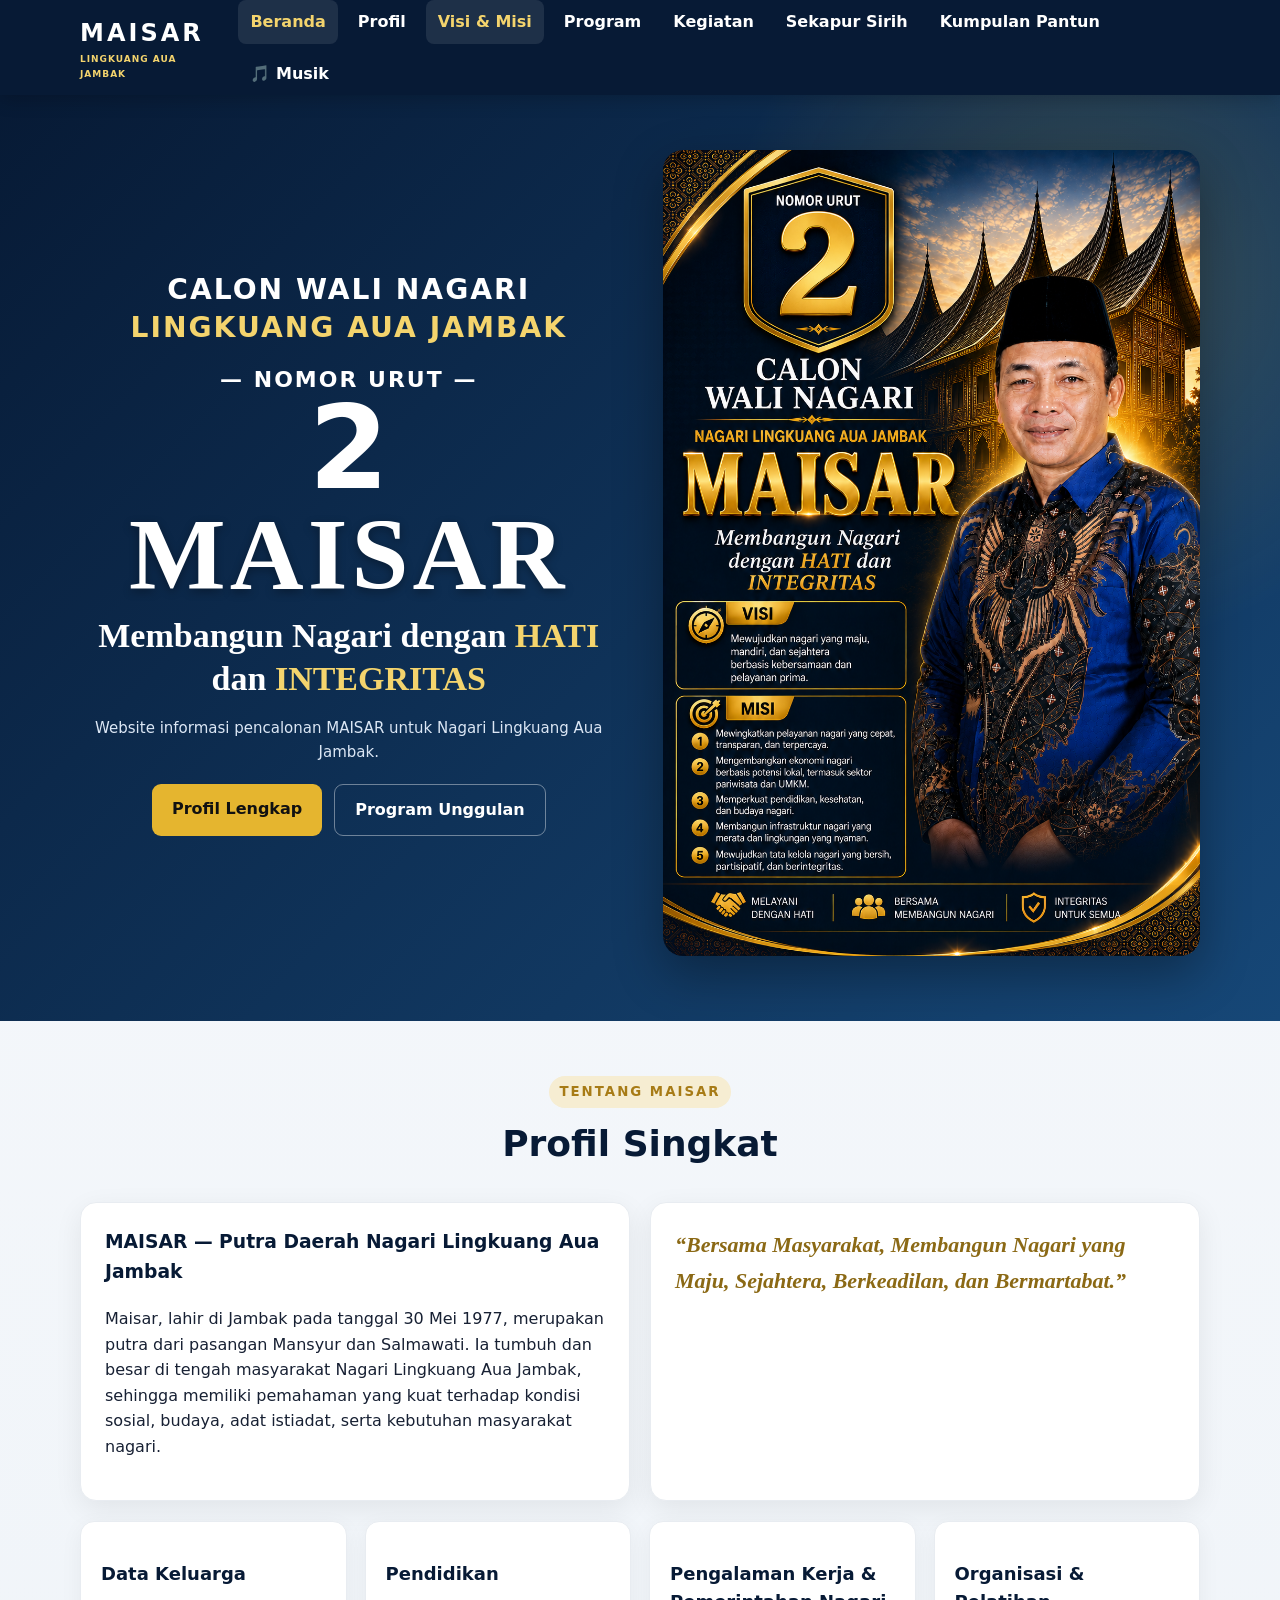
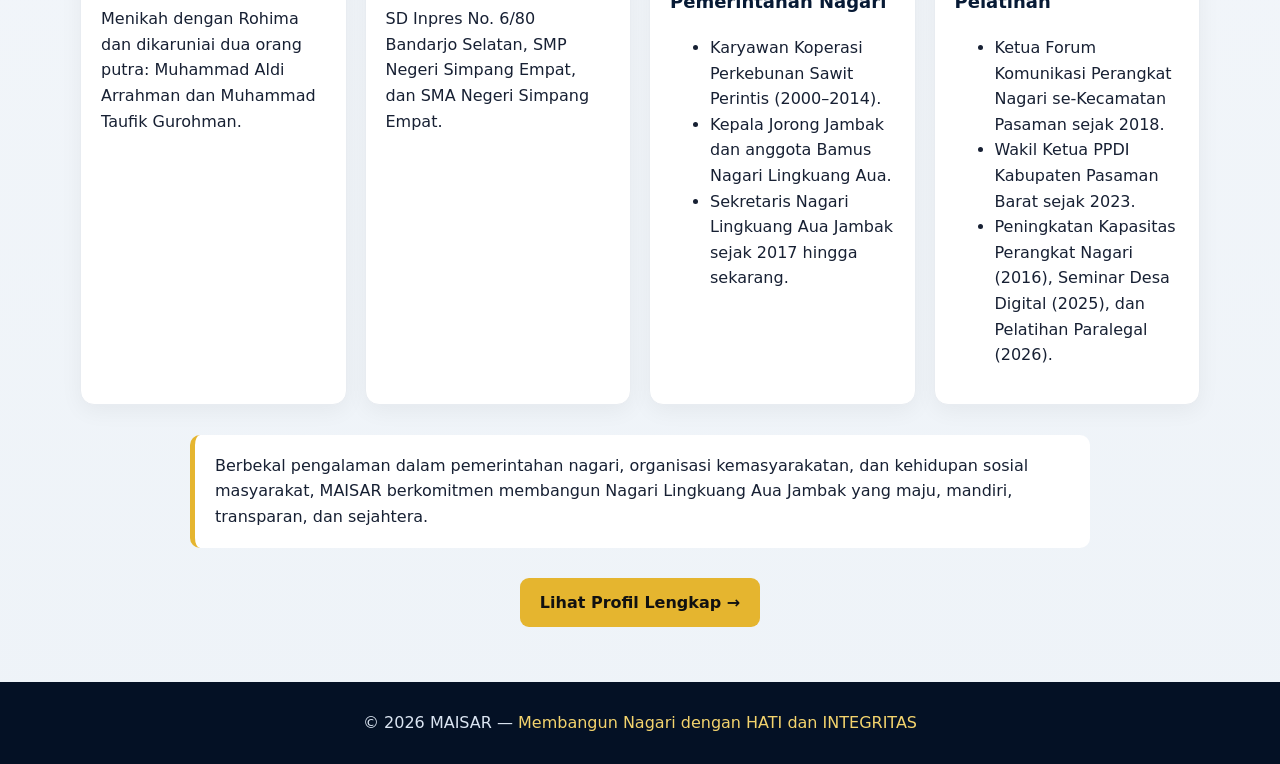
<file: visi-misi.html>
<!DOCTYPE html>
<html lang="id">

<head>

<meta charset="UTF-8">
<meta name="viewport" content="width=device-width, initial-scale=1.0">

<title>MAISAR - Calon Wali Nagari Lingkuang Aua Jambak</title>

<style>

:root{
  --navy:#071a35;
  --gold:#e7b52f;
  --soft:#f5f7fa;
  --ink:#172033;
  --muted:#667085;
}

*{
  box-sizing:border-box;
}

html{
  scroll-behavior:smooth;
}

body{
  margin:0;
  font-family:Arial,Helvetica,sans-serif;
  background:linear-gradient(180deg,#f7f9fc,#eef3f8);
  color:var(--ink);
  line-height:1.6;
}

a{
  text-decoration:none;
  color:inherit;
}

.container{
  width:min(1120px,92%);
  margin:auto;
}


/* =================================
   HEADER
   ================================= */

header{
  background:var(--navy);
  color:#fff;
  position:sticky;
  top:0;
  z-index:100;
  box-shadow:0 4px 18px #0003;
}

.nav{
  min-height:70px;
  display:flex;
  align-items:center;
  justify-content:space-between;
  gap:15px;
}

.logo{
  font-size:24px;
  font-weight:900;
  letter-spacing:3px;
}

.logo small{
  display:block;
  font-size:9px;
  color:#f4d46d;
  letter-spacing:1px;
}

.menu{
  display:flex;
  gap:8px;
  flex-wrap:wrap;
}

.menu a{
  padding:9px 12px;
  border-radius:8px;
  font-weight:700;
  transition:.2s;
}

/* BERANDA AKTIF */
.menu a:hover,
.menu a.active{
  background:#ffffff18;
  color:#f4d46d;
}


/* =================================
   HERO
   ================================= */

.hero{
  position:relative;
  overflow:hidden;
  color:#fff;
  padding:55px 0 65px;

  background:
    radial-gradient(
      circle at 85% 20%,
      rgba(229,181,47,.20),
      transparent 28%
    ),
    linear-gradient(135deg,#071a35,#164777);
}

.hero-grid{
  display:grid;
  grid-template-columns:1fr 1fr;
  align-items:center;
  gap:45px;
}

.hero-identity{
  font-size:clamp(18px,2.2vw,30px);
  font-weight:800;
  letter-spacing:2px;
  line-height:1.35;
  text-align:center;
}

.hero-identity b{
  color:#f4d46d;
}


/* =================================
   NOMOR URUT
   ================================= */

.hero-number{
  text-align:center;
  margin:15px 0 5px;
}

.hero-number span{
  display:block;
  font-size:clamp(15px,1.8vw,22px);
  font-weight:800;
  letter-spacing:2px;
  margin-bottom:3px;
}

.hero-number strong{
  display:block;
  font-size:clamp(75px,9vw,125px);
  line-height:.85;
  font-weight:900;
  color:#fff;
}


/* =================================
   NAMA MAISAR
   ================================= */

.hero h1{
  font-family:Georgia,'Times New Roman',serif;
  font-size:clamp(62px,8vw,104px);
  line-height:.95;
  margin:8px 0 12px;
  letter-spacing:4px;
  color:#fff;
  text-align:center;
  text-shadow:0 3px 10px #0005;
}

.hero h2{
  font-family:Georgia,'Times New Roman',serif;
  font-size:clamp(22px,2.7vw,34px);
  margin:7px 0 16px;
  line-height:1.25;
  text-align:center;
}

.hero h2 b{
  color:#f4d46d;
}

.hero p{
  max-width:570px;
  margin:0 auto;
  font-size:15px;
  text-align:center;
  color:#dce7f5;
}


/* =================================
   FOTO HERO
   ================================= */

.hero-photo{
  max-width:610px;
  width:100%;
  justify-self:end;
}

.hero-photo img{
  width:100%;
  display:block;
  border-radius:20px;
  box-shadow:0 18px 50px #0005;
}


/* =================================
   BUTTON
   ================================= */

.actions{
  display:flex;
  justify-content:center;
  gap:12px;
  flex-wrap:wrap;
  margin-top:20px;
}

.btn{
  display:inline-block;
  padding:12px 20px;
  border-radius:9px;
  font-weight:900;
  transition:.2s;
}

.btn:hover{
  transform:translateY(-2px);
}

.btn.gold{
  background:var(--gold);
  color:#111;
}

.btn.outline{
  border:1px solid #ffffff66;
  color:#fff;
}

.btn.outline:hover{
  background:#ffffff15;
}


/* =================================
   SECTION
   ================================= */

section:not(.hero){
  padding:55px 0;
}

.title{
  text-align:center;
  margin:0 0 30px;
}

.title small{
  display:inline-block;
  padding:5px 10px;
  border-radius:99px;
  background:#f6edd2;
  color:#a77b16;
  font-weight:900;
  letter-spacing:2px;
}

.title h2{
  font-size:36px;
  color:var(--navy);
  margin:7px 0;
}


/* =================================
   CARD
   ================================= */

.grid2{
  display:grid;
  grid-template-columns:repeat(2,1fr);
  gap:20px;
}

.card{
  background:#fff;
  border:1px solid #e8ecf1;
  border-radius:16px;
  padding:24px;
  box-shadow:0 8px 28px #00000012;
}

.card h3{
  color:var(--navy);
  margin-top:0;
}

.quote{
  font-family:Georgia,'Times New Roman',serif;
  font-size:22px;
  font-style:italic;
  font-weight:700;
  color:#8b6915;
}


/* =================================
   PROFIL
   ================================= */

.profile-grid{
  display:grid;
  grid-template-columns:repeat(4,1fr);
  gap:18px;
  margin-top:20px;
}

.profile-card{
  background:#fff;
  border:1px solid #e8ecf1;
  border-radius:14px;
  padding:20px;
  box-shadow:0 6px 22px #0000000d;
}

.profile-card h3{
  color:var(--navy);
  font-size:18px;
}


/* =================================
   NOTE
   ================================= */

.note{
  background:#fff;
  border-left:5px solid var(--gold);
  padding:18px 20px;
  border-radius:10px;
  margin:30px auto;
  max-width:900px;
}


/* =================================
   FOOTER
   ================================= */

footer{
  background:#041125;
  color:#dbe5f2;
  text-align:center;
  padding:28px;
}

.gold-text{
  color:#f4d46d;
}


/* =================================
   TABLET
   ================================= */

@media(max-width:900px){

  .hero-grid{
    grid-template-columns:1fr;
  }

  .hero-photo{
    justify-self:center;
    max-width:600px;
  }

  .profile-grid{
    grid-template-columns:1fr 1fr;
  }

}


/* =================================
   HP
   ================================= */

@media(max-width:700px){

  .menu{
    display:none;
  }

  .hero{
    padding:42px 0 50px;
  }

  .hero-grid{
    gap:25px;
  }

  .hero-identity{
    font-size:17px;
    letter-spacing:1.6px;
  }

  .hero-number span{
    font-size:15px;
  }

  .hero-number strong{
    font-size:88px;
  }

  .hero h1{
    font-size:64px;
  }

  .hero h2{
    font-size:22px;
  }

  .grid2{
    grid-template-columns:1fr;
  }

  .profile-grid{
    grid-template-columns:1fr;
  }

}

</style>

<link rel="stylesheet" href="site.css">


<style>

@media (max-width:720px){
  header{overflow:hidden}
  header .wrap.nav,header .container.nav{
    width:100%;min-height:auto;padding:12px 14px 8px;
    display:flex;flex-direction:column;align-items:flex-start;
    justify-content:flex-start;gap:8px;
  }
  .brand,.logo{flex:0 0 auto;line-height:1.05}
  .menu,.site-links{
    width:100%;max-width:100%;display:flex!important;
    flex-wrap:nowrap!important;align-items:center;
    justify-content:flex-start;gap:3px;overflow-x:auto!important;
    overflow-y:hidden!important;white-space:nowrap;padding:3px 0 7px;
    scrollbar-width:none!important;-ms-overflow-style:none!important;
    -webkit-overflow-scrolling:touch;
  }
  .menu::-webkit-scrollbar,.site-links::-webkit-scrollbar{
    display:none!important;width:0!important;height:0!important;
  }
  .menu a,.site-links a{
    position:relative!important;flex:0 0 auto!important;
    display:block;white-space:nowrap!important;
    padding:9px 11px 10px!important;border-radius:9px;
    font-size:12px;font-weight:800;
  }
  .menu a.active,.site-links a.active{
    color:#f6d879!important;background:rgba(255,255,255,.10)!important;
    font-weight:900!important;
  }
  .menu a.active::after,.site-links a.active::after{
    content:""!important;position:absolute!important;
    left:9px!important;right:9px!important;bottom:2px!important;
    height:3px!important;width:auto!important;background:#f6d879!important;
    border-radius:4px!important;display:block!important;
    opacity:1!important;visibility:visible!important;
  }
  .menu a:not(.active)::after,.site-links a:not(.active)::after{
    content:none!important;
  }
}

</style>
</head>


<body>


<!-- =================================
     HEADER / MENU
     ================================= -->

<header>

<div class="container nav">

<a class="logo" href="index.html">
MAISAR
<small>LINGKUANG AUA JAMBAK</small>
</a>

<nav class="menu" aria-label="Navigasi utama">
<a class="active" href="index.html">Beranda</a>
<a href="profil.html">Profil</a>
<a href="visi-misi.html" class="active">Visi &amp; Misi</a>
<a href="program.html">Program</a>
<a href="kegiatan.html">Kegiatan</a>
<a href="sekapur-sirih.html">Sekapur Sirih</a>
<a href="kumpulan-pantun.html">Kumpulan Pantun</a>
<a href="musik.html">🎵 Musik</a>
</nav>

</div>

</header>


<!-- =================================
     BERANDA / HERO
     ================================= -->

<section class="hero" id="beranda">

<div class="container hero-grid">


<div>


<div class="hero-identity">

CALON WALI NAGARI

<br>

<b>
LINGKUANG AUA JAMBAK
</b>

</div>


<div class="hero-number">

<span>
— NOMOR URUT —
</span>

<strong>
2
</strong>

</div>


<h1>
MAISAR
</h1>


<h2>

Membangun Nagari dengan

<b>
HATI
</b>

dan

<b>
INTEGRITAS
</b>

</h2>


<p>
Website informasi pencalonan MAISAR
untuk Nagari Lingkuang Aua Jambak.
</p>


<div class="actions">

<a class="btn gold" href="profil.html">
Profil Lengkap
</a>

<a class="btn outline" href="program.html">
Program Unggulan
</a>

</div>


</div>


<div class="hero-photo">

<img
src="assets/visi-misi-poster.png"
alt="Poster MAISAR - Nomor Urut 2, Calon Wali Nagari Lingkuang Aua Jambak"
>

</div>


</div>

</section>


<!-- =================================
     PROFIL SINGKAT
     ================================= -->

<section id="profil">

<div class="container">

<div class="title">

<small>
TENTANG MAISAR
</small>

<h2>
Profil Singkat
</h2>

</div>


<div class="grid2">


<div class="card">

<h3>
MAISAR — Putra Daerah Nagari Lingkuang Aua Jambak
</h3>

<p>
Maisar, lahir di Jambak pada tanggal 30 Mei 1977,
merupakan putra dari pasangan Mansyur dan Salmawati.
Ia tumbuh dan besar di tengah masyarakat Nagari
Lingkuang Aua Jambak, sehingga memiliki pemahaman
yang kuat terhadap kondisi sosial, budaya, adat istiadat,
serta kebutuhan masyarakat nagari.
</p>

</div>


<div class="card">

<div class="quote">

“Bersama Masyarakat, Membangun Nagari yang Maju,
Sejahtera, Berkeadilan, dan Bermartabat.”

</div>

</div>


</div>


<div class="profile-grid">


<div class="profile-card">

<h3>
Data Keluarga
</h3>

<p>
Menikah dengan Rohima dan dikaruniai dua orang putra:
Muhammad Aldi Arrahman dan Muhammad Taufik Gurohman.
</p>

</div>


<div class="profile-card">

<h3>
Pendidikan
</h3>

<p>
SD Inpres No. 6/80 Bandarjo Selatan,
SMP Negeri Simpang Empat,
dan SMA Negeri Simpang Empat.
</p>

</div>


<div class="profile-card">

<h3>
Pengalaman Kerja &amp; Pemerintahan Nagari
</h3>

<ul>

<li>
Karyawan Koperasi Perkebunan Sawit Perintis (2000–2014).
</li>

<li>
Kepala Jorong Jambak dan anggota Bamus Nagari Lingkuang Aua.
</li>

<li>
Sekretaris Nagari Lingkuang Aua Jambak sejak 2017 hingga sekarang.
</li>

</ul>

</div>


<div class="profile-card">

<h3>
Organisasi &amp; Pelatihan
</h3>

<ul>

<li>
Ketua Forum Komunikasi Perangkat Nagari
se-Kecamatan Pasaman sejak 2018.
</li>

<li>
Wakil Ketua PPDI Kabupaten Pasaman Barat sejak 2023.
</li>

<li>
Peningkatan Kapasitas Perangkat Nagari (2016),
Seminar Desa Digital (2025),
dan Pelatihan Paralegal (2026).
</li>

</ul>

</div>


</div>


<div class="note">

Berbekal pengalaman dalam pemerintahan nagari,
organisasi kemasyarakatan, dan kehidupan sosial masyarakat,
MAISAR berkomitmen membangun Nagari Lingkuang Aua Jambak
yang maju, mandiri, transparan, dan sejahtera.

</div>


<div class="actions">

<a class="btn gold" href="profil.html">

Lihat Profil Lengkap →

</a>

</div>


</div>

</section>


<!-- =================================
     FOOTER
     ================================= -->

<footer>

© 2026 MAISAR —

<span class="gold-text">
Membangun Nagari dengan HATI dan INTEGRITAS
</span>

</footer>


</body>
</html>
</file>
<file: site.css>
:root{
  --navy:#071a35;--navy2:#0d315f;--gold:#e5b52f;--gold2:#f6d879;
  --cream:#fbf8ef;--paper:#fff;--ink:#172033;--muted:#667085;
  --line:#e6eaf0;--shadow:0 18px 45px rgba(7,26,53,.10);
}
html{scroll-padding-top:90px}
body{font-family:Inter,ui-sans-serif,system-ui,-apple-system,"Segoe UI",Arial,sans-serif}
a{text-decoration:none}
.site-nav{
  position:sticky;top:0;z-index:1000;background:rgba(7,26,53,.94);
  backdrop-filter:blur(14px);-webkit-backdrop-filter:blur(14px);
  border-bottom:1px solid rgba(255,255,255,.10);box-shadow:0 8px 28px rgba(0,0,0,.14)
}
.site-nav .nav-inner{width:min(1180px,92%);min-height:72px;margin:auto;display:flex;align-items:center;justify-content:space-between;gap:20px}
.site-brand{color:#fff;font-weight:950;letter-spacing:3px;font-size:23px;line-height:1}
.site-brand small{display:block;margin-top:5px;color:var(--gold2);font-size:8px;letter-spacing:1.5px}
.site-links{display:flex;align-items:center;justify-content:flex-end;gap:5px;flex-wrap:wrap}
.site-links a{color:#eaf1fb;padding:9px 12px;border-radius:10px;font-size:13px;font-weight:800;transition:.2s}
.site-links a:hover,.site-links a.active{background:rgba(255,255,255,.10);color:var(--gold2)}
.site-links a.cta{background:var(--gold);color:#172033;padding-inline:15px}
.site-links a.cta:hover{background:#f2c95d;color:#111}
.site-footer{background:#041125;color:#d8e2ef;padding:34px 20px;text-align:center;border-top:1px solid rgba(229,181,47,.35)}
.site-footer strong{display:block;color:var(--gold2);margin-top:6px}
.page-intro{position:relative;overflow:hidden;background:linear-gradient(135deg,#071a35,#123e72);color:#fff}
.page-intro:before{content:"";position:absolute;inset:0;background:radial-gradient(circle at 85% 20%,rgba(229,181,47,.22),transparent 30%),linear-gradient(135deg,transparent 50%,rgba(255,255,255,.04) 50%);pointer-events:none}
.page-intro>*{position:relative}
.reveal{animation:rise .65s ease both}
@keyframes rise{from{opacity:0;transform:translateY(12px)}to{opacity:1;transform:none}}
@media(max-width:720px){
 .site-nav .nav-inner{min-height:64px;align-items:flex-start;padding:12px 0;flex-direction:column;gap:10px}
 .site-links{width:100%;justify-content:flex-start;overflow-x:auto;flex-wrap:nowrap;padding-bottom:2px}
 .site-links a{white-space:nowrap;font-size:12px;padding:8px 10px}
 .site-links a.cta{display:none}
}

/* Foto tambahan Kegiatan: tampilkan seluruh foto tanpa terpotong */
.item img.full-photo{
  object-fit:contain;
  height:230px;
  background:#f7f4ea;
  padding:0;
}
.item img.full-photo:hover{
  transform:none;
}
/* =========================================================
   PERBAIKAN FINAL NAVIGASI HP
   Desktop tidak terpengaruh
   ========================================================= */
@media (max-width:720px){
  .site-links,.menu{
    display:flex !important;
    width:100% !important;
    max-width:100% !important;
    min-width:0 !important;
    flex-wrap:nowrap !important;
    justify-content:flex-start !important;
    align-items:center !important;
    gap:4px !important;
    overflow-x:auto !important;
    overflow-y:hidden !important;
    white-space:nowrap !important;
    padding:4px 0 7px !important;
    scrollbar-width:none !important;
    -ms-overflow-style:none !important;
    -webkit-overflow-scrolling:touch;
  }
  .site-links::-webkit-scrollbar,.menu::-webkit-scrollbar{
    display:none !important;
    width:0 !important;
    height:0 !important;
  }
  .site-links a,.menu a{
    position:relative !important;
    display:block !important;
    flex:0 0 auto !important;
    white-space:nowrap !important;
    overflow:visible !important;
    padding:9px 11px 11px !important;
    border-radius:9px !important;
  }
  .site-links a.active,.menu a.active{
    color:#f6d879 !important;
    background:rgba(255,255,255,.10) !important;
    font-weight:900 !important;
  }
  .site-links a.active::after,.menu a.active::after{
    content:"" !important;
    position:absolute !important;
    display:block !important;
    visibility:visible !important;
    opacity:1 !important;
    left:8px !important;
    right:8px !important;
    bottom:2px !important;
    width:auto !important;
    height:3px !important;
    background:#f6d879 !important;
    border-radius:4px !important;
    transform:none !important;
  }
  .site-links a:not(.active)::after,.menu a:not(.active)::after{
    content:none !important;
  }
}
</file>
